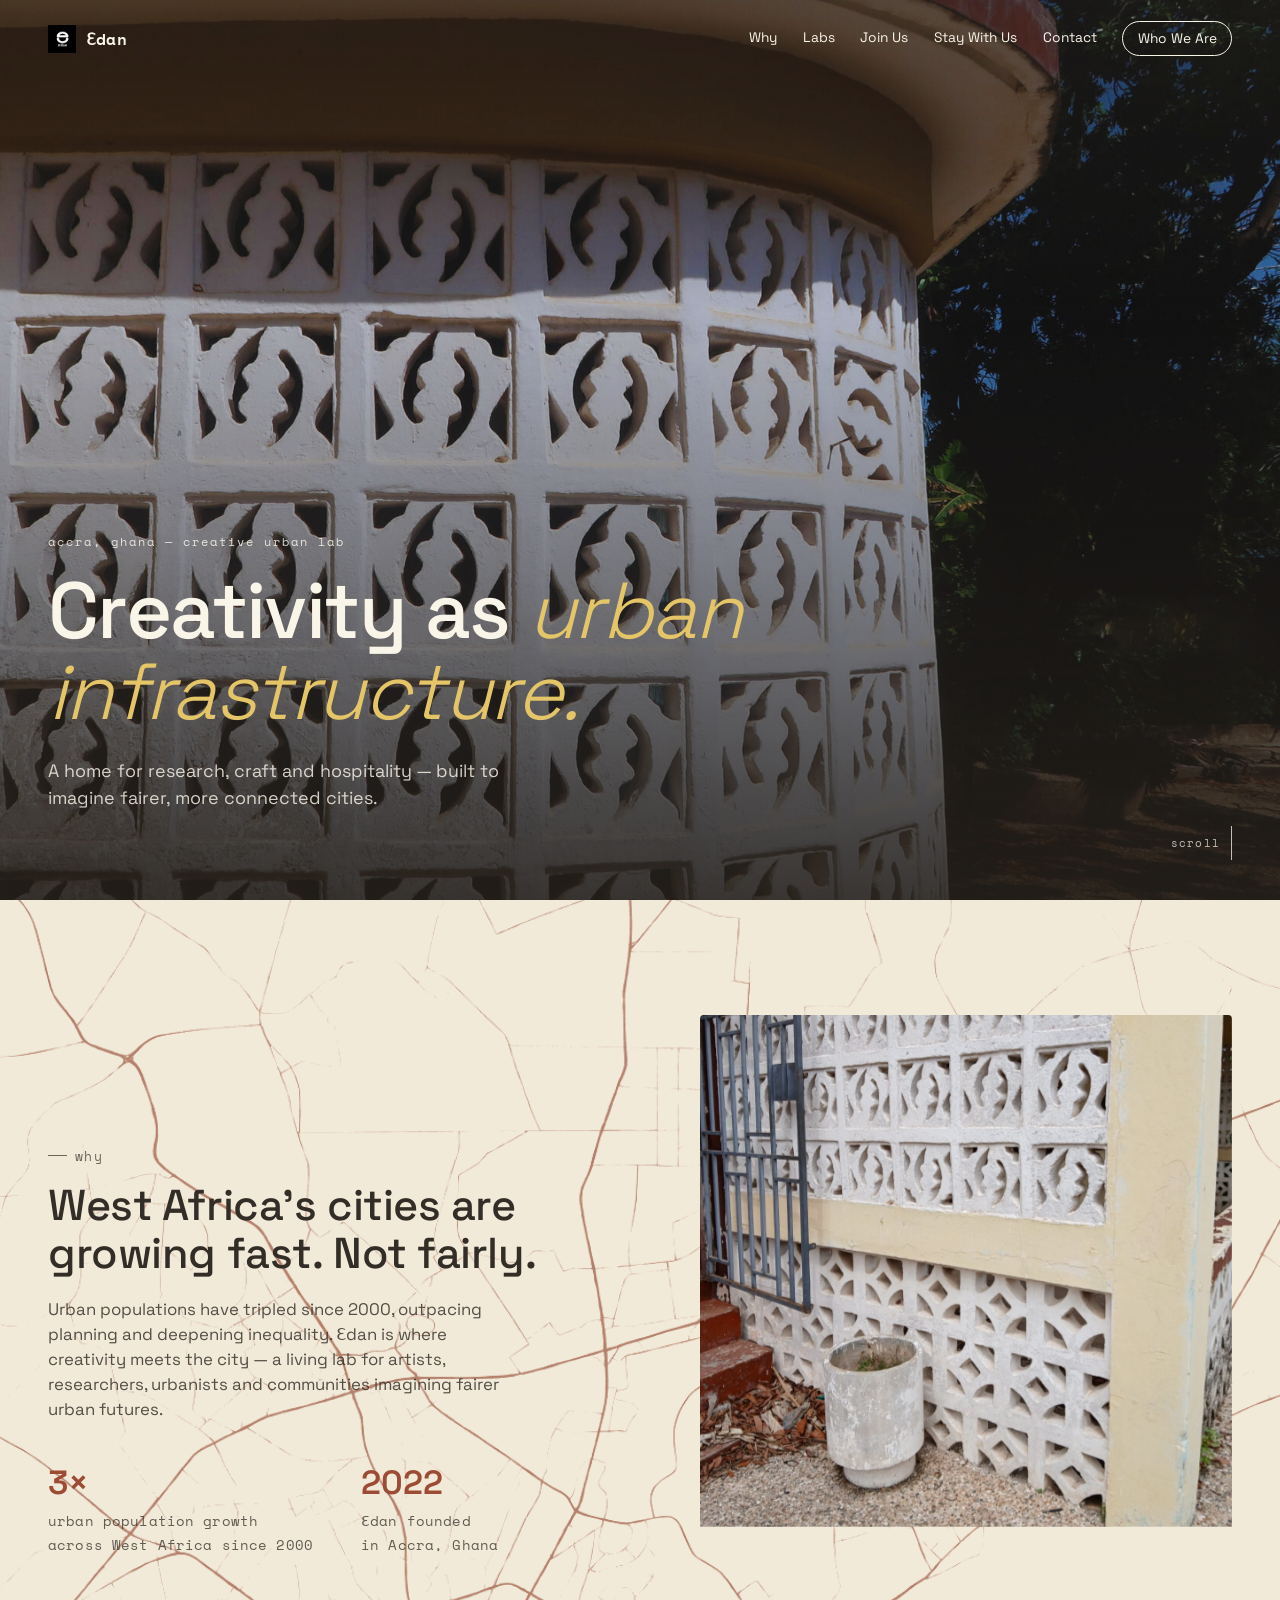
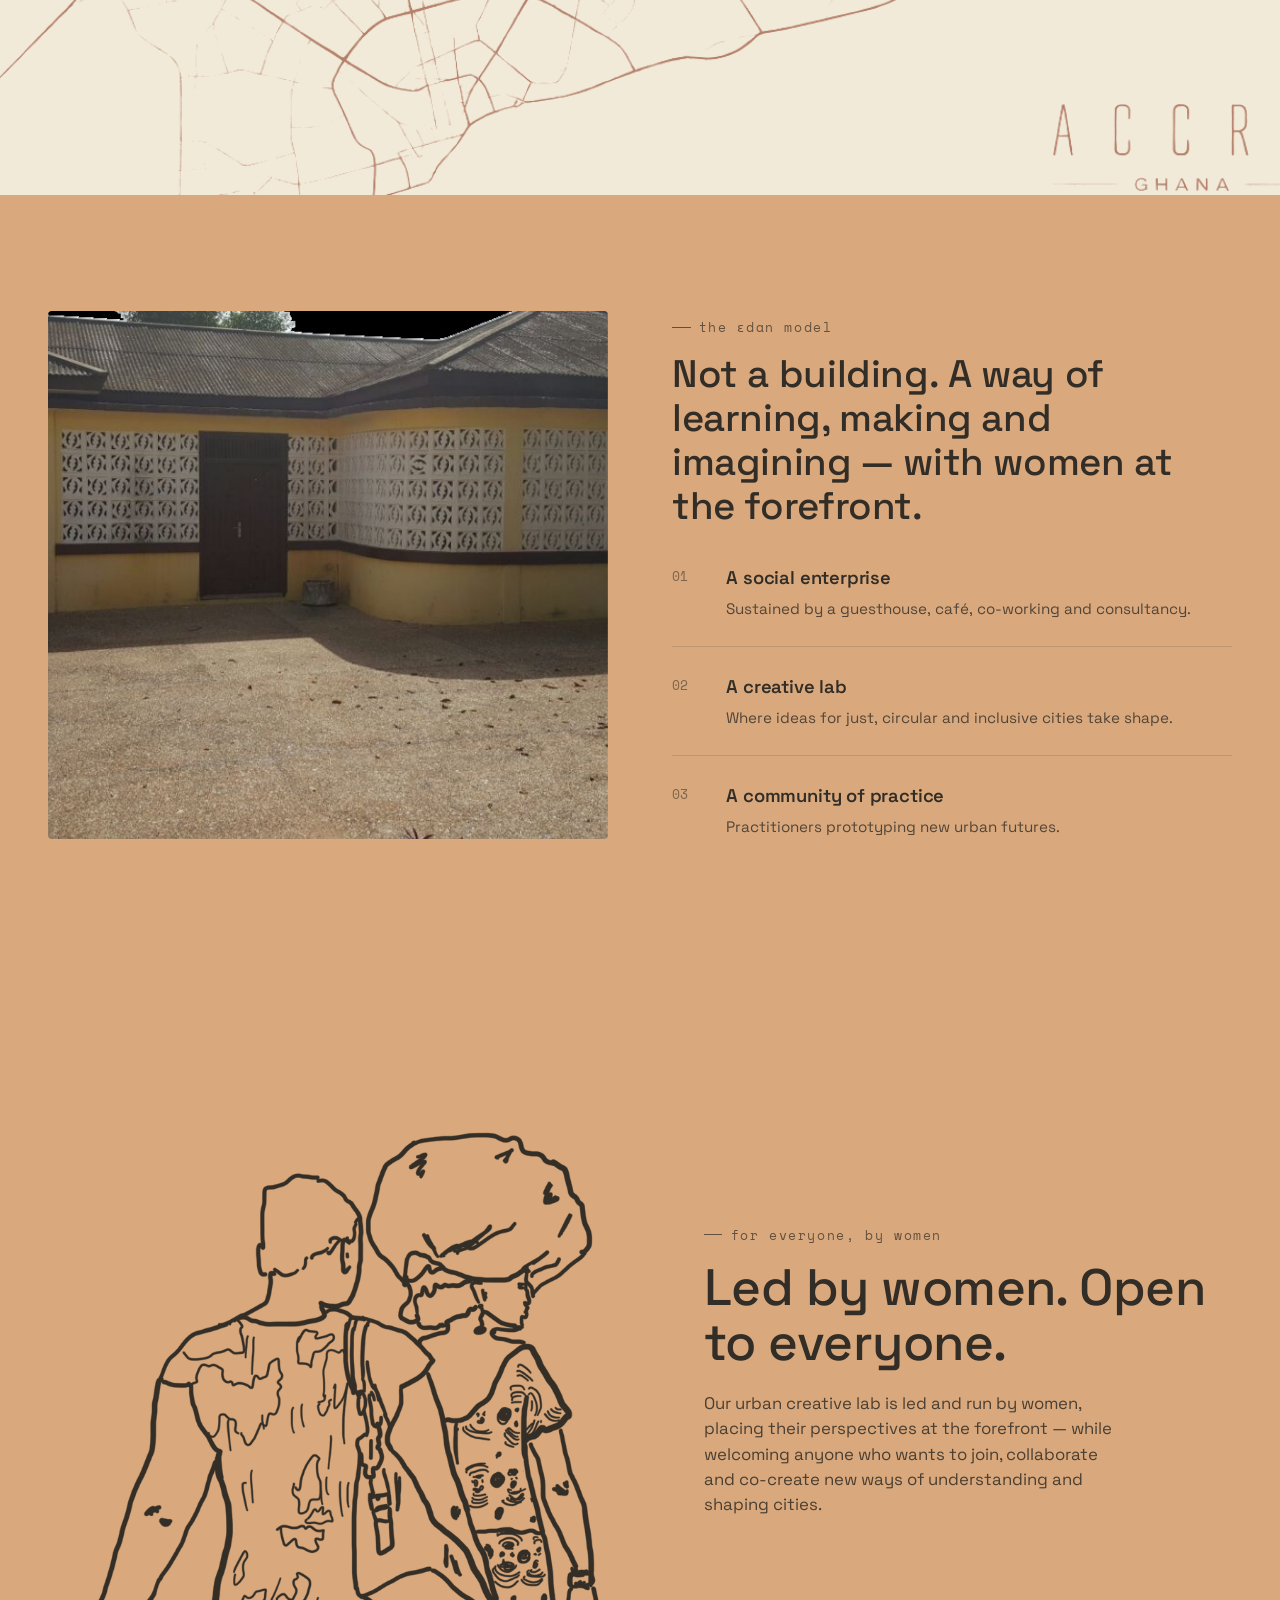
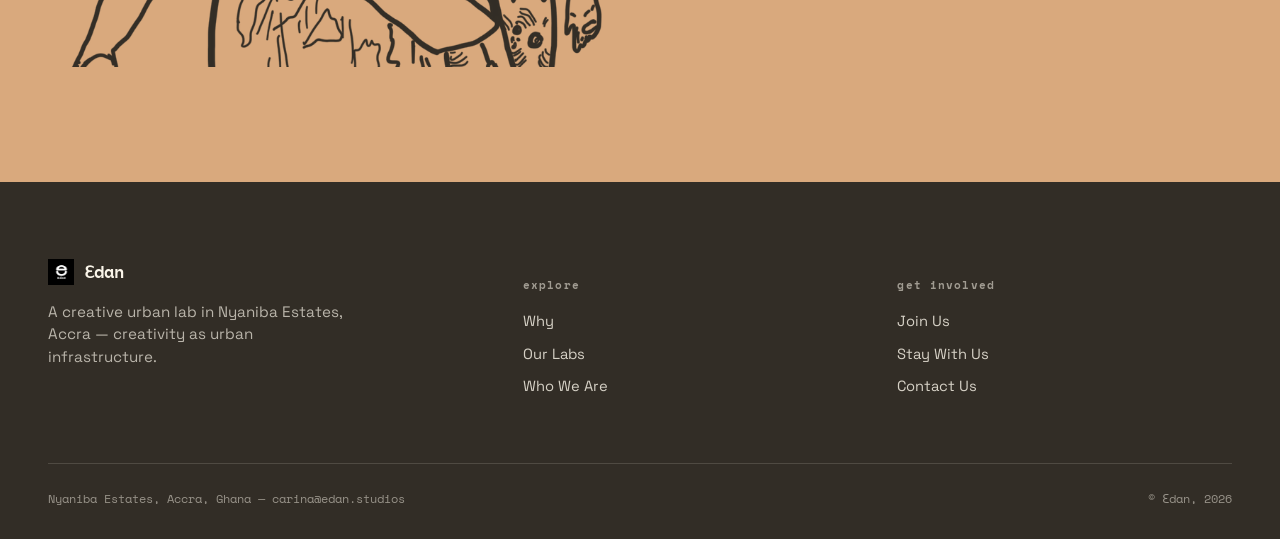
<file: index.html>
<!DOCTYPE html>
<html lang="en">
<head>
<meta charset="UTF-8">
<meta name="viewport" content="width=device-width, initial-scale=1.0">
<title>Ɛdan — creative urban studio, Accra</title>
<meta name="description" content="Ɛdan is a creative urban lab in Accra, Ghana. Creativity as urban infrastructure.">
<link rel="stylesheet" href="styles.css">
</head>
<body>

  <!-- ============================================
       NAV
       ============================================ -->
  <header class="site-nav" id="siteNav">
    <a href="#top" class="nav-logo">
      <img src="images/logo.png" alt="">
      <span>Ɛdan</span>
    </a>

    <button class="nav-toggle" id="navToggle" aria-label="Open menu" aria-expanded="false">
      <span></span><span></span><span></span>
    </button>

    <nav class="nav-links" id="navLinks">
      <a href="index.html#why">Why</a>
      <a href="labs.html">Labs</a>
      <a href="get-involved.html">Join Us</a>
      <a href="stay.html">Stay With Us</a>
      <!-- <a href="spaces.html">Spaces</a> -->
      <a href="contact.html">Contact</a>
      <a href="about.html" class="btn-small">Who We Are</a>
    </nav>
  </header>

  <!-- ============================================
       HERO
       ============================================ -->
  <section class="hero" id="top">
    <div class="hero-media" id="heroMedia">
      <img src="images/breeze-block-hero.jpg" alt="Detail of a white perforated concrete screen block wall at Ɛdan's building in Accra">
    </div>
    <div class="hero-scrim"></div>

    <div class="hero-content">
      <div class="hero-text-panel">
        <span class="hero-eyebrow">Accra, Ghana — creative urban lab</span>
        <h1 class="hero-title">Creativity as <em>urban infrastructure.</em></h1>
        <p class="hero-sub">A home for research, craft and hospitality — built to imagine fairer, more connected cities.</p>
      </div>
    </div>

    <div class="hero-scroll">
      <span>scroll</span>
      <span class="line"></span>
    </div>
  </section>

  <!-- ============================================
       WHY
       ============================================ -->
  <section class="section section-cotton" id="why">
    <div class="why-bg" aria-hidden="true">
      <img src="images/accra-map-lines.png" alt="">
    </div>
    <div class="wrap why-grid">
      <div class="why-content reveal">
        <span class="eyebrow">why</span>
        <h2>West Africa's cities are growing fast. Not fairly.</h2>
        <p>Urban populations have tripled since 2000, outpacing planning and deepening inequality. Ɛdan is where creativity meets the city — a living lab for artists, researchers, urbanists and communities imagining fairer urban futures.</p>

        <div class="stat-row">
          <div class="stat">
            <span class="num">3×</span>
            <span class="label">urban population growth<br>across West Africa since 2000</span>
          </div>
          <div class="stat">
            <span class="num">2022</span>
            <span class="label">Ɛdan founded<br>in Accra, Ghana</span>
          </div>
        </div>
      </div>

      <div class="why-image reveal reveal-delay-1">
        <img class="parallax-img" src="images/breeze-block-detail.jpg" alt="Close-up detail of Ɛdan's perforated concrete screen wall, worn by weather and time">
      </div>
    </div>
  </section>

  <!-- ============================================
       MODEL
       ============================================ -->
  <section class="section section-terracotta model-section" id="model">
    <div class="wrap model-layout">
      <div class="model-visual reveal">
        <img class="parallax-img" src="images/model-guesthouse.jpg" alt="Ɛdan's single-storey guesthouse building, its facade lined with white breeze-block screens">
      </div>

      <div class="model-content">
        <span class="eyebrow">the Ɛdan model</span>
        <h2>Not a building. A way of learning, making and imagining — with women at the forefront.</h2>

        <div class="pillars">
          <div class="pillar reveal reveal-delay-1">
            <span class="pillar-mark">01</span>
            <div>
              <h3>A social enterprise</h3>
              <p>Sustained by a guesthouse, café, co-working and consultancy.</p>
            </div>
          </div>
          <div class="pillar reveal reveal-delay-2">
            <span class="pillar-mark">02</span>
            <div>
              <h3>A creative lab</h3>
              <p>Where ideas for just, circular and inclusive cities take shape.</p>
            </div>
          </div>
          <div class="pillar reveal reveal-delay-3">
            <span class="pillar-mark">03</span>
            <div>
              <h3>A community of practice</h3>
              <p>Practitioners prototyping new urban futures.</p>
            </div>
          </div>
        </div>
      </div>
    </div>
  </section>

  <!-- ============================================
       WOMEN / FOR EVERYONE
       ============================================ -->
  <section class="section women-section" id="women">
    <div class="wrap women-grid">
      <div class="women-figure reveal">
        <img src="images/line-figures.png" alt="Line illustration of two women walking together, in the Ɛdan brand's hand-drawn gold linework style">
      </div>

      <div class="women-text reveal reveal-delay-1">
        <span class="eyebrow">for everyone, by women</span>
        <h2>Led by women. Open to everyone.</h2>
        <p>Our urban creative lab is led and run by women, placing their perspectives at the forefront — while welcoming anyone who wants to join, collaborate and co-create new ways of understanding and shaping cities.</p>
      </div>
    </div>
  </section>

  <footer class="site-footer">
    <div class="wrap">
      <div class="footer-top">
        <div>
          <div class="footer-brand">
            <img src="images/logo.png" alt="">
            <span>Ɛdan</span>
          </div>
          <p>A creative urban lab in Nyaniba Estates, Accra — creativity as urban infrastructure.</p>
        </div>

        <div class="footer-col">
          <h5>explore</h5>
          <a href="index.html#why">Why</a>
          <a href="labs.html">Our Labs</a>
          <a href="about.html">Who We Are</a>
        </div>

        <div class="footer-col">
          <h5>get involved</h5>
          <a href="get-involved.html">Join Us</a>
          <a href="stay.html">Stay With Us</a>
          <a href="contact.html">Contact Us</a>
        </div>
      </div>

      <div class="footer-bottom">
        <span>Nyaniba Estates, Accra, Ghana — carina@edan.studios</span>
        <span>© Ɛdan, 2026</span>
      </div>
    </div>
  </footer>

  <script src="script.js"></script>
</body>
</html>
</file>
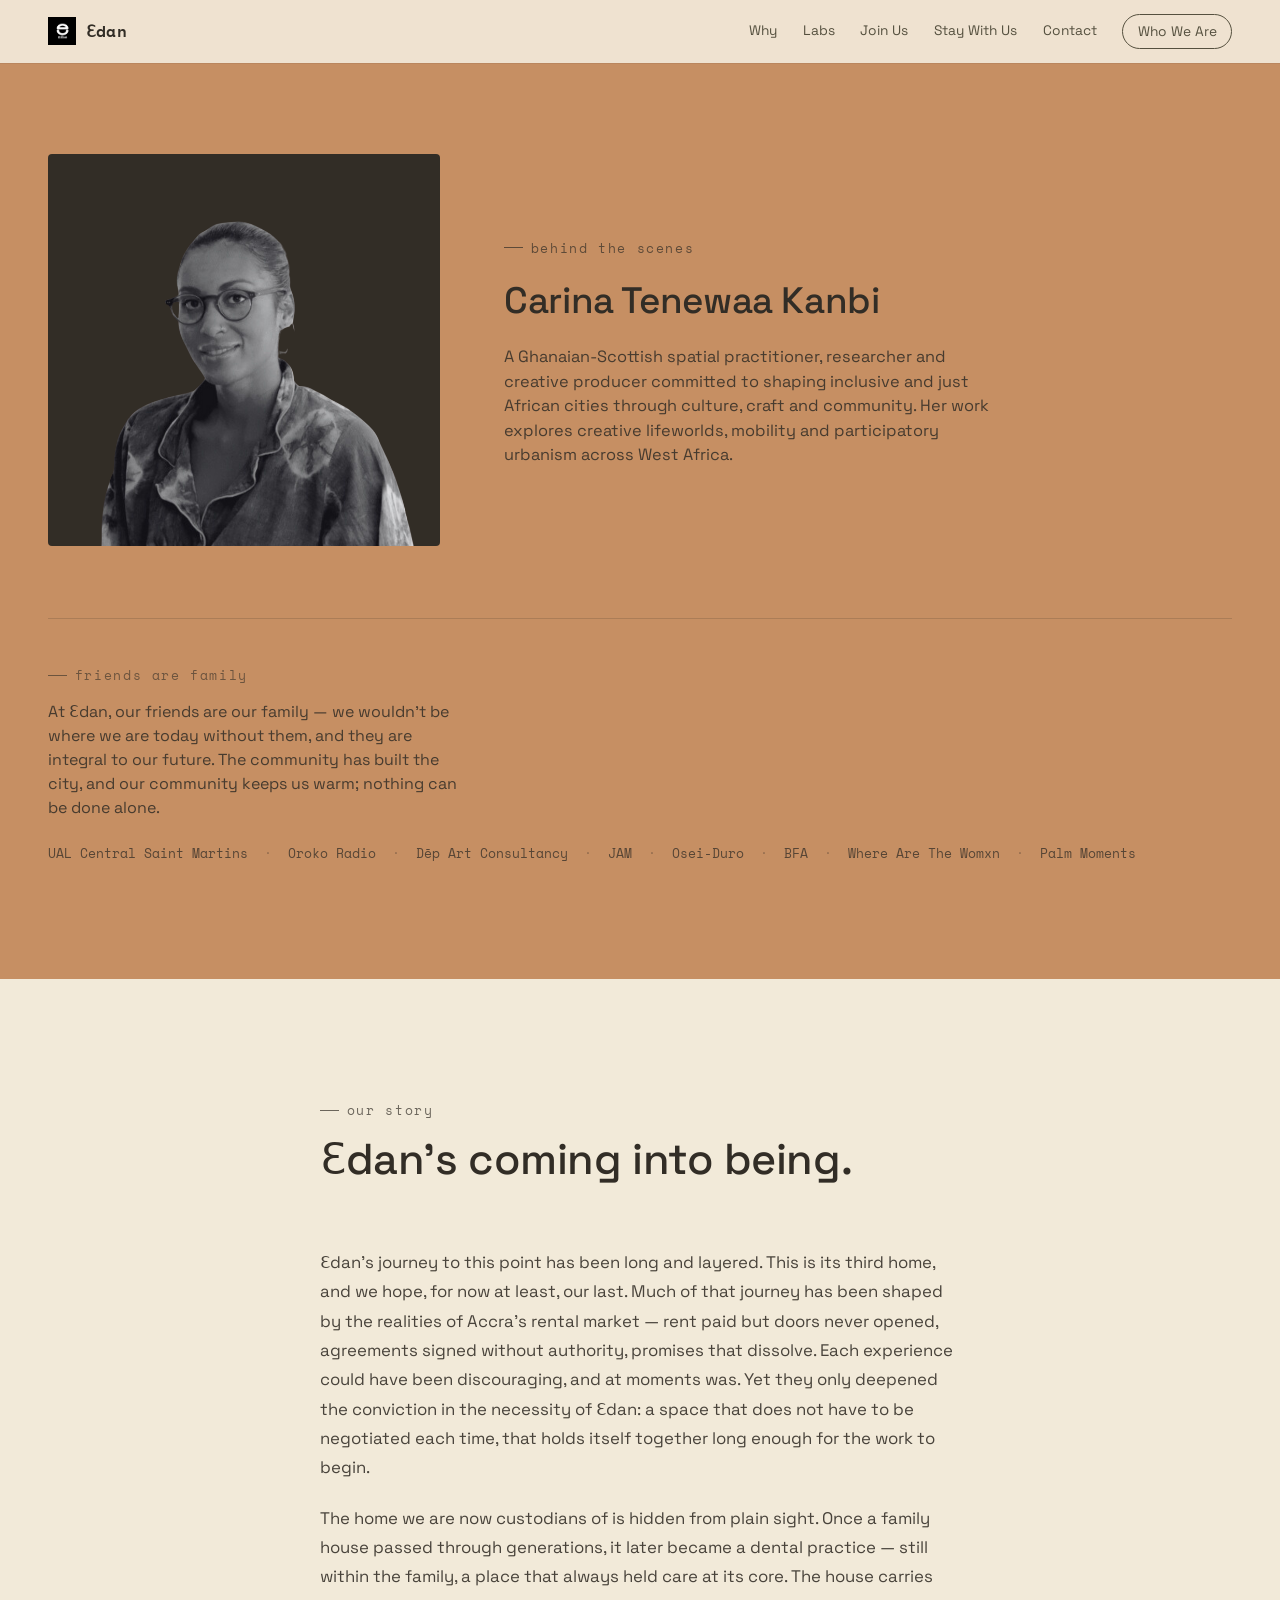
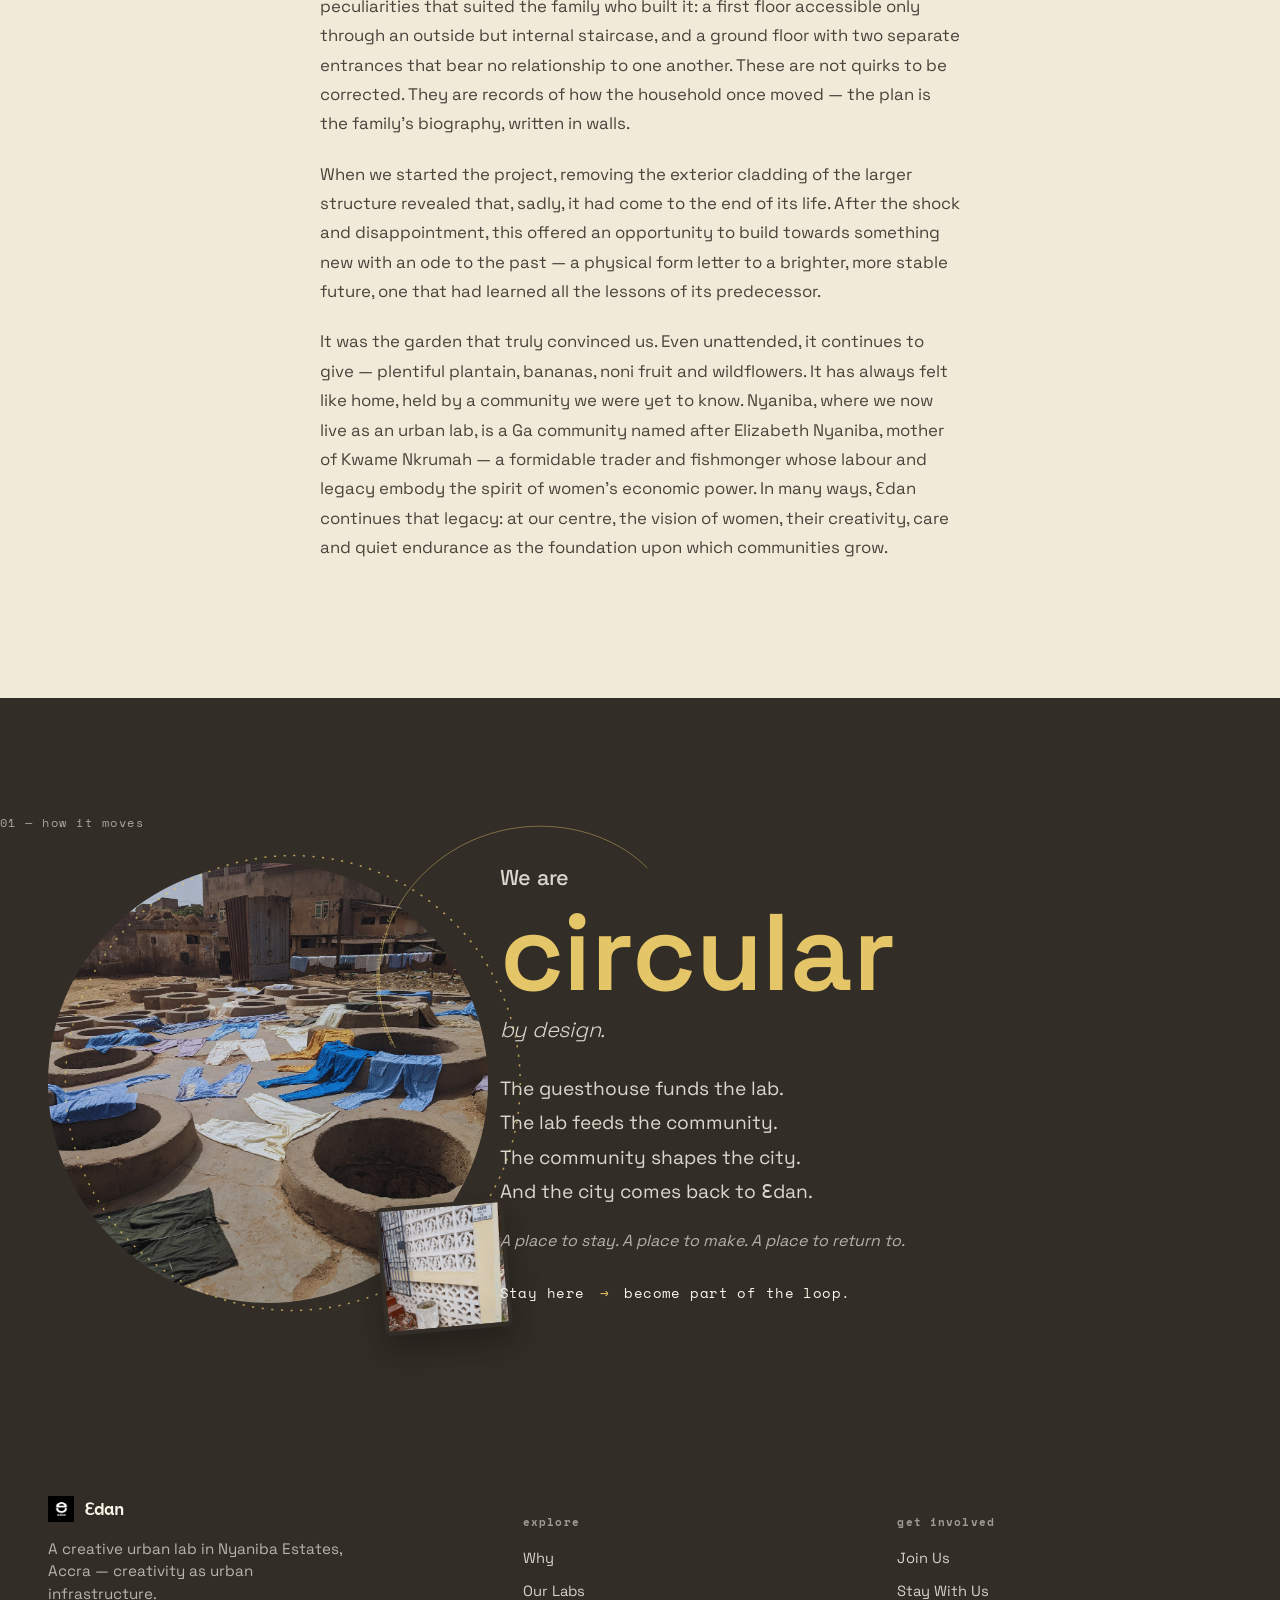
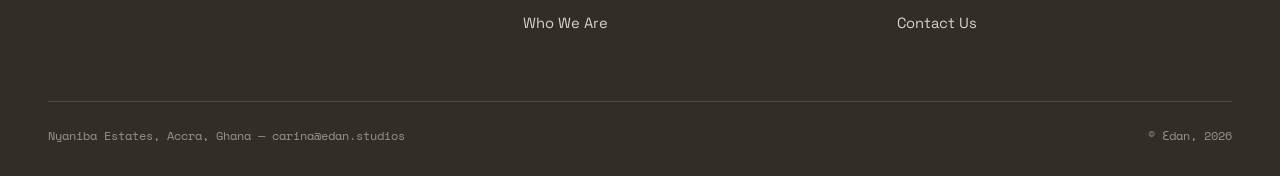
<file: about.html>
<!DOCTYPE html>
<html lang="en">
<head>
<meta charset="UTF-8">
<meta name="viewport" content="width=device-width, initial-scale=1.0">
<title>About — Ɛdan</title>
<meta name="description" content="Carina Tenewaa Kanbi's story, the building's history, and how Ɛdan works — circular by design.">
<link rel="stylesheet" href="styles.css">
</head>
<body>

  <header class="site-nav" id="siteNav">
    <a href="index.html" class="nav-logo">
      <img src="images/logo.png" alt="">
      <span>Ɛdan</span>
    </a>
    <button class="nav-toggle" id="navToggle" aria-label="Open menu" aria-expanded="false">
      <span></span><span></span><span></span>
    </button>
    <nav class="nav-links" id="navLinks">
      <a href="index.html#why">Why</a>
      <a href="labs.html">Labs</a>
      <a href="get-involved.html">Join Us</a>
      <a href="stay.html">Stay With Us</a>
      <a href="contact.html">Contact</a>
      <a href="about.html" class="btn-small">Who We Are</a>
    </nav>
  </header>

  <!-- ============================================
       FOUNDER
       ============================================ -->
  <section class="section founder-section" style="padding-top: clamp(7rem, 12vw, 10rem);">
    <div class="wrap">
      <div class="founder-layout">
        <div class="founder-photo reveal">
          <img src="images/founder-carina.png" alt="Carina Tenewaa Kanbi, founder of Ɛdan">
        </div>
        <div class="founder-text reveal reveal-delay-1">
          <span class="eyebrow">behind the scenes</span>
          <h2>Carina Tenewaa Kanbi</h2>
          <p>A Ghanaian-Scottish spatial practitioner, researcher and creative producer committed to shaping inclusive and just African cities through culture, craft and community. Her work explores creative lifeworlds, mobility and participatory urbanism across West Africa.</p>
        </div>
      </div>

      <div class="friends-strip">
        <span class="eyebrow">friends are family</span>
        <p style="max-width: 42ch; opacity: 0.85; margin-bottom: 1.5rem;">At Ɛdan, our friends are our family — we wouldn't be where we are today without them, and they are integral to our future. The community has built the city, and our community keeps us warm; nothing can be done alone.</p>
        <div class="friends-list">
          <span>UAL Central Saint Martins</span>
          <span>Oroko Radio</span>
          <span>Dēp Art Consultancy</span>
          <span>JAM</span>
          <span>Osei-Duro</span>
          <span>BFA</span>
          <span>Where Are The Womxn</span>
          <span>Palm Moments</span>
        </div>
      </div>
    </div>
  </section>

  <!-- ============================================
       OUR STORY
       ============================================ -->
  <section class="section section-cotton">
    <div class="wrap" style="max-width: 46rem;">
      <div class="section-head reveal">
        <span class="eyebrow">our story</span>
        <h2>Ɛdan's coming into being.</h2>
      </div>
      <div class="reveal" style="font-size: 1.05rem; line-height: 1.75; opacity: 0.88;">
        <p style="margin-bottom: 1.3rem;">Ɛdan's journey to this point has been long and layered. This is its third home, and we hope, for now at least, our last. Much of that journey has been shaped by the realities of Accra's rental market — rent paid but doors never opened, agreements signed without authority, promises that dissolve. Each experience could have been discouraging, and at moments was. Yet they only deepened the conviction in the necessity of Ɛdan: a space that does not have to be negotiated each time, that holds itself together long enough for the work to begin.</p>
        <p style="margin-bottom: 1.3rem;">The home we are now custodians of is hidden from plain sight. Once a family house passed through generations, it later became a dental practice — still within the family, a place that always held care at its core. The house carries peculiarities that suited the family who built it: a first floor accessible only through an outside but internal staircase, and a ground floor with two separate entrances that bear no relationship to one another. These are not quirks to be corrected. They are records of how the household once moved — the plan is the family's biography, written in walls.</p>
        <p style="margin-bottom: 1.3rem;">When we started the project, removing the exterior cladding of the larger structure revealed that, sadly, it had come to the end of its life. After the shock and disappointment, this offered an opportunity to build towards something new with an ode to the past — a physical form letter to a brighter, more stable future, one that had learned all the lessons of its predecessor.</p>
        <p style="margin-bottom: 1.3rem;">It was the garden that truly convinced us. Even unattended, it continues to give — plentiful plantain, bananas, noni fruit and wildflowers. It has always felt like home, held by a community we were yet to know. Nyaniba, where we now live as an urban lab, is a Ga community named after Elizabeth Nyaniba, mother of Kwame Nkrumah — a formidable trader and fishmonger whose labour and legacy embody the spirit of women's economic power. In many ways, Ɛdan continues that legacy: at our centre, the vision of women, their creativity, care and quiet endurance as the foundation upon which communities grow.</p>
      </div>
    </div>
  </section>

  <!-- ============================================
       CIRCLE
       ============================================ -->
  <section class="section circle-section">
    <div class="wrap circle-wrap-v2">

      <span class="circle-kicker">01 — how it moves</span>

      <div class="circle-visual reveal">
        <div class="circle-photo">
          <img src="images/dye-pits.jpg" alt="Traditional dye pits with fabric drying in the sun, representing Fabric of Society and craft practice">
        </div>
        <svg class="circle-photo-ring" viewBox="0 0 440 440" aria-hidden="true">
          <circle cx="220" cy="220" r="212"/>
        </svg>
        <img class="circle-photo-detail" src="images/breeze-block-detail.jpg" alt="">
        <svg class="circle-thread" viewBox="0 0 500 500" aria-hidden="true">
          <defs>
            <path id="threadPath" d="M60,340 C20,260 30,150 120,80 C210,10 340,20 410,90"/>
          </defs>
          <path d="M60,340 C20,260 30,150 120,80 C210,10 340,20 410,90" fill="none"/>
          <text>
            <textPath href="#threadPath" startOffset="1%">guesthouse → lab → community → city → Ɛdan</textPath>
          </text>
        </svg>
      </div>

      <div class="circle-copy reveal reveal-delay-1">
        <h2 class="circle-heading">
          <span class="line-small">We are</span>
          <span class="line-huge">circular</span>
          <span class="line-small line-italic">by design.</span>
        </h2>

        <div class="circle-manifesto">
          <p>The guesthouse funds the lab.</p>
          <p>The lab feeds the community.</p>
          <p>The community shapes the city.</p>
          <p>And the city comes back to Ɛdan.</p>
        </div>

        <p class="circle-tagline">A place to stay. A place to make. A place to return to.</p>

        <p class="circle-cta">Stay here <span>→</span> become part of the loop.</p>
      </div>

    </div>
  </section>

  <footer class="site-footer">
    <div class="wrap">
      <div class="footer-top">
        <div>
          <div class="footer-brand">
            <img src="images/logo.png" alt="">
            <span>Ɛdan</span>
          </div>
          <p>A creative urban lab in Nyaniba Estates, Accra — creativity as urban infrastructure.</p>
        </div>

        <div class="footer-col">
          <h5>explore</h5>
          <a href="index.html#why">Why</a>
          <a href="labs.html">Our Labs</a>
          <a href="about.html">Who We Are</a>
        </div>

        <div class="footer-col">
          <h5>get involved</h5>
          <a href="get-involved.html">Join Us</a>
          <a href="stay.html">Stay With Us</a>
          <a href="contact.html">Contact Us</a>
        </div>
      </div>

      <div class="footer-bottom">
        <span>Nyaniba Estates, Accra, Ghana — carina@edan.studios</span>
        <span>© Ɛdan, 2026</span>
      </div>
    </div>
  </footer>

  <script src="script.js"></script>
</body>
</html>
</file>
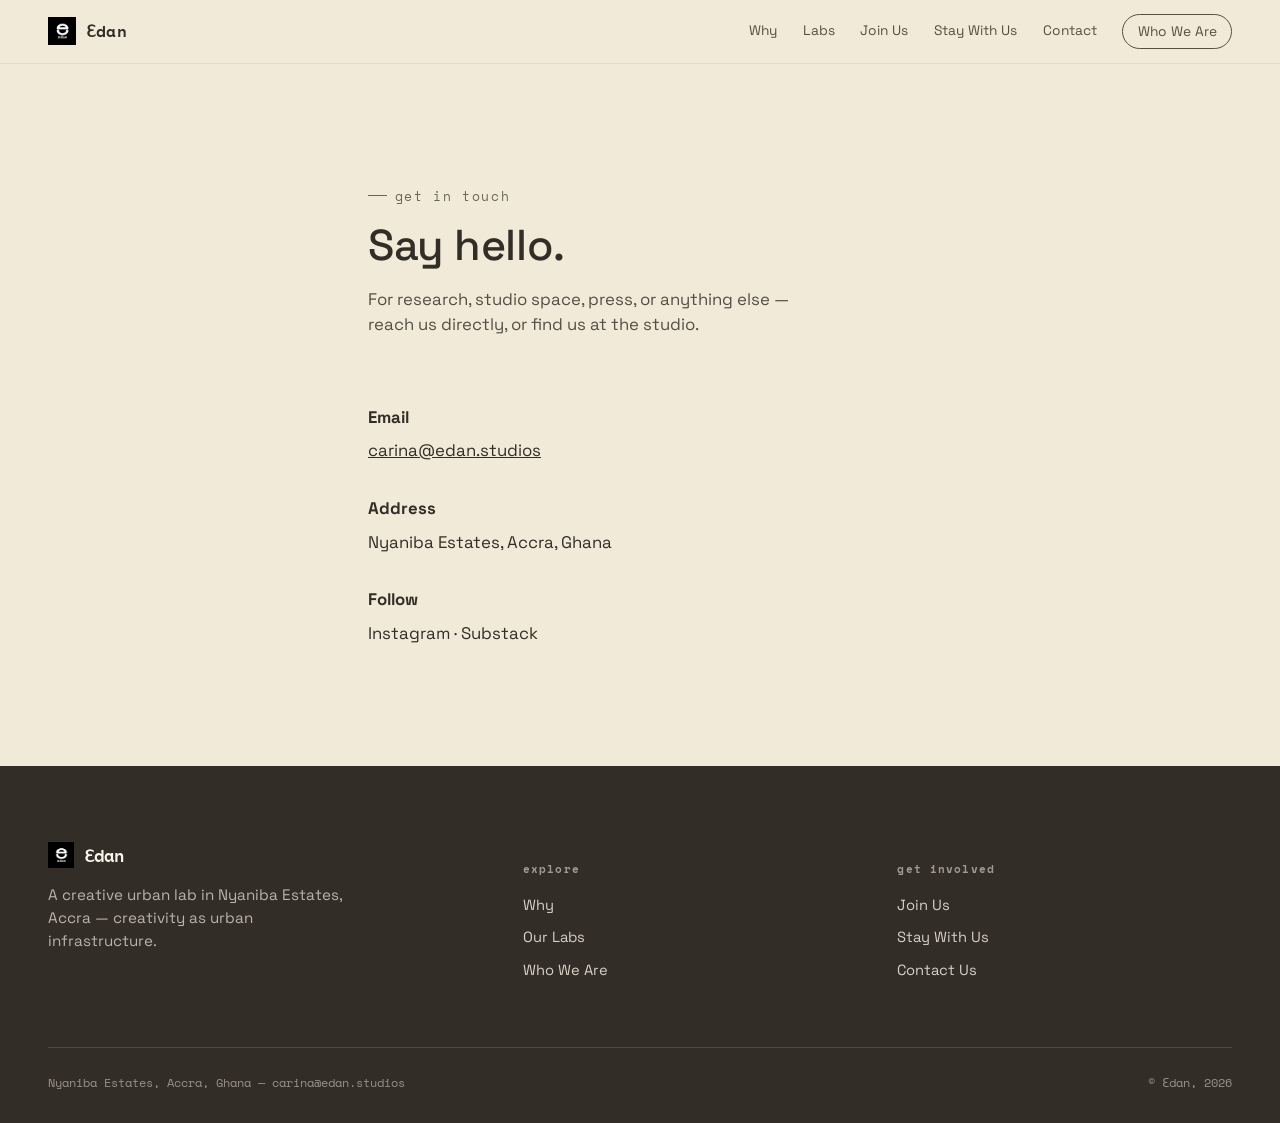
<file: contact.html>
<!DOCTYPE html>
<html lang="en">
<head>
<meta charset="UTF-8">
<meta name="viewport" content="width=device-width, initial-scale=1.0">
<title>Contact — Ɛdan</title>
<meta name="description" content="Get in touch with Ɛdan, a creative urban lab in Nyaniba Estates, Accra.">
<link rel="stylesheet" href="styles.css">
</head>
<body>

  <header class="site-nav" id="siteNav">
    <a href="index.html" class="nav-logo">
      <img src="images/logo.png" alt="">
      <span>Ɛdan</span>
    </a>
    <button class="nav-toggle" id="navToggle" aria-label="Open menu" aria-expanded="false">
      <span></span><span></span><span></span>
    </button>
    <nav class="nav-links" id="navLinks">
      <a href="index.html#why">Why</a>
      <a href="labs.html">Labs</a>
      <a href="get-involved.html">Join Us</a>
      <a href="stay.html">Stay With Us</a>
      <a href="contact.html">Contact</a>
      <a href="about.html" class="btn-small">Who We Are</a>
    </nav>
  </header>

  <!-- ============================================
       CONTACT
       ============================================ -->
  <section class="section section-cotton" style="padding-top: clamp(9rem, 14vw, 12rem); min-height: 70vh;">
    <div class="wrap" style="max-width: 40rem;">
      <div class="section-head reveal">
        <span class="eyebrow">get in touch</span>
        <h2>Say hello.</h2>
        <p>For research, studio space, press, or anything else — reach us directly, or find us at the studio.</p>
      </div>

      <div class="reveal reveal-delay-1" style="margin-top: 2.5rem; font-size: 1.05rem; line-height: 2;">
        <p><strong>Email</strong><br>
        <a href="mailto:carina@edan.studios" style="text-decoration: underline;">carina@edan.studios</a></p>

        <p style="margin-top: 1.5rem;"><strong>Address</strong><br>
        Nyaniba Estates, Accra, Ghana</p>

        <p style="margin-top: 1.5rem;"><strong>Follow</strong><br>
        Instagram · Substack</p>
      </div>
    </div>
  </section>

  <footer class="site-footer">
    <div class="wrap">
      <div class="footer-top">
        <div>
          <div class="footer-brand">
            <img src="images/logo.png" alt="">
            <span>Ɛdan</span>
          </div>
          <p>A creative urban lab in Nyaniba Estates, Accra — creativity as urban infrastructure.</p>
        </div>

        <div class="footer-col">
          <h5>explore</h5>
          <a href="index.html#why">Why</a>
          <a href="labs.html">Our Labs</a>
          <a href="about.html">Who We Are</a>
        </div>

        <div class="footer-col">
          <h5>get involved</h5>
          <a href="get-involved.html">Join Us</a>
          <a href="stay.html">Stay With Us</a>
          <a href="contact.html">Contact Us</a>
        </div>
      </div>

      <div class="footer-bottom">
        <span>Nyaniba Estates, Accra, Ghana — carina@edan.studios</span>
        <span>© Ɛdan, 2026</span>
      </div>
    </div>
  </footer>

  <script src="script.js"></script>
</body>
</html>
</file>
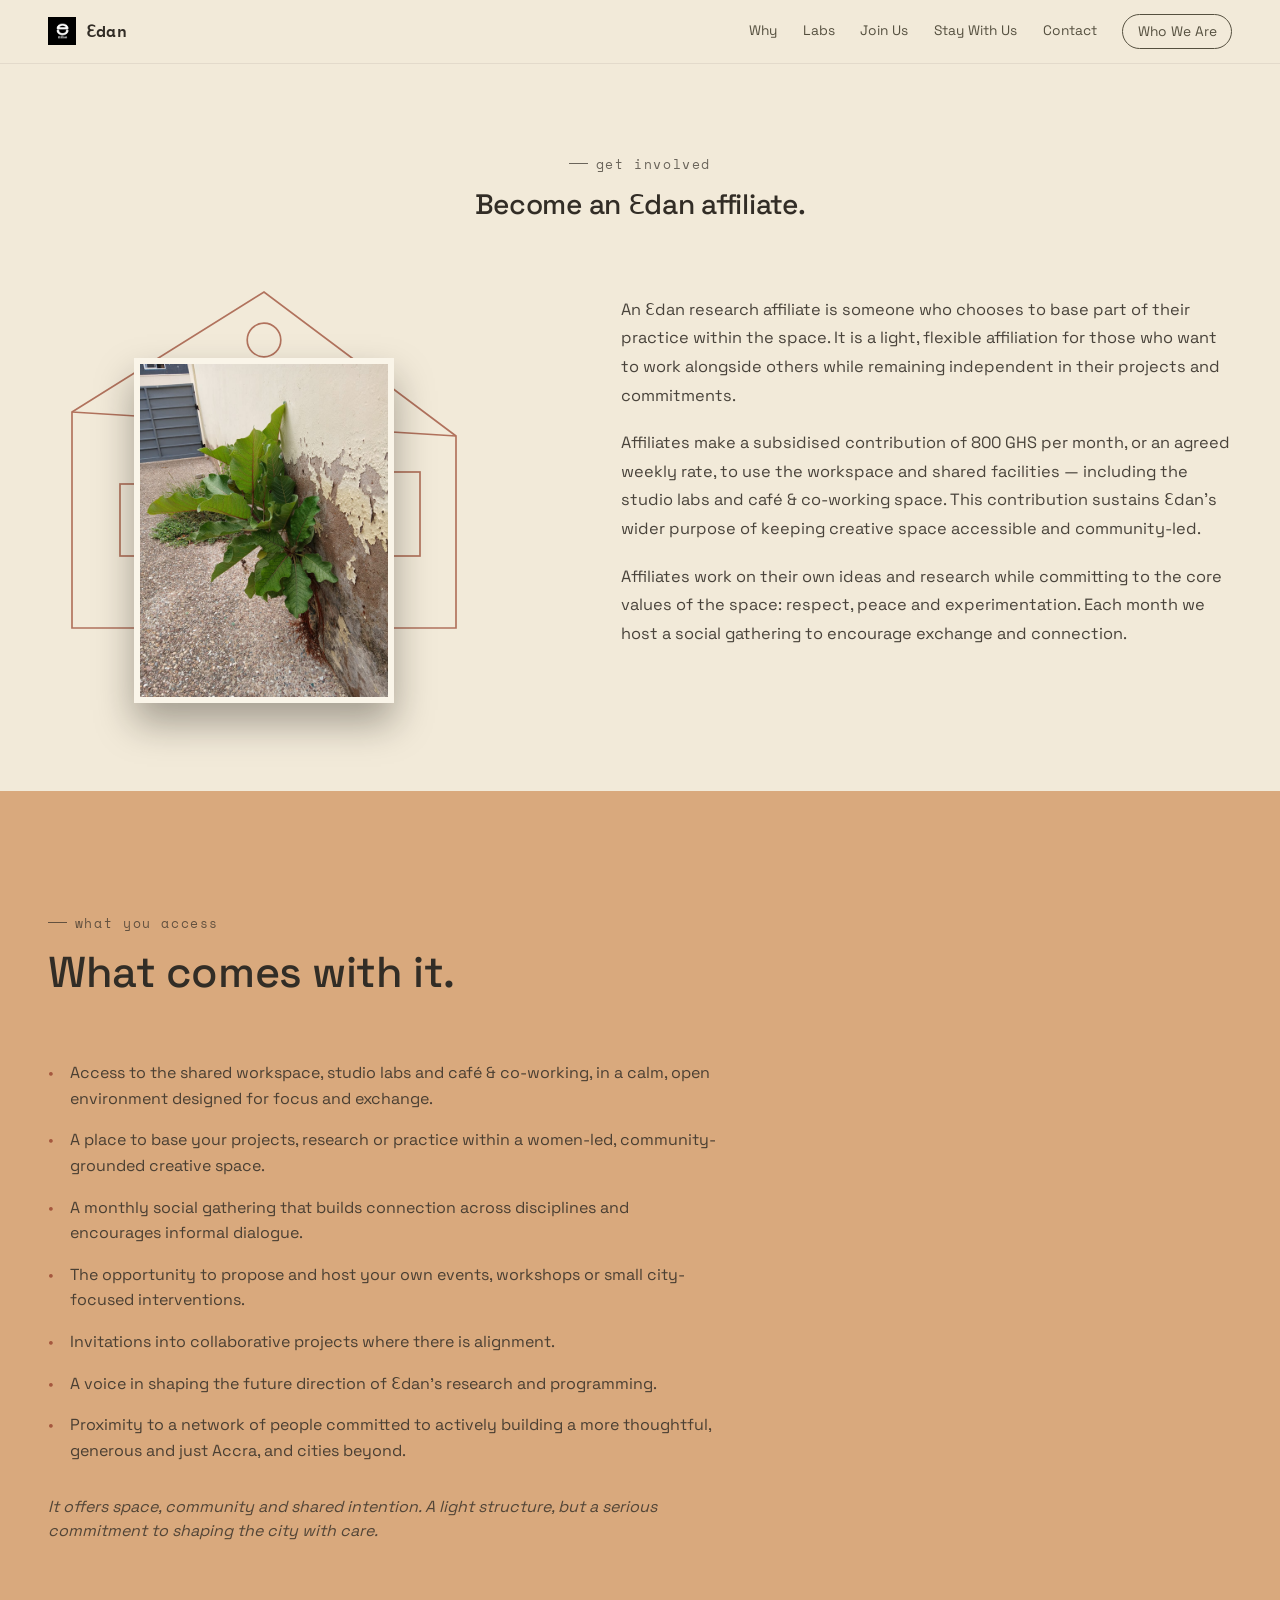
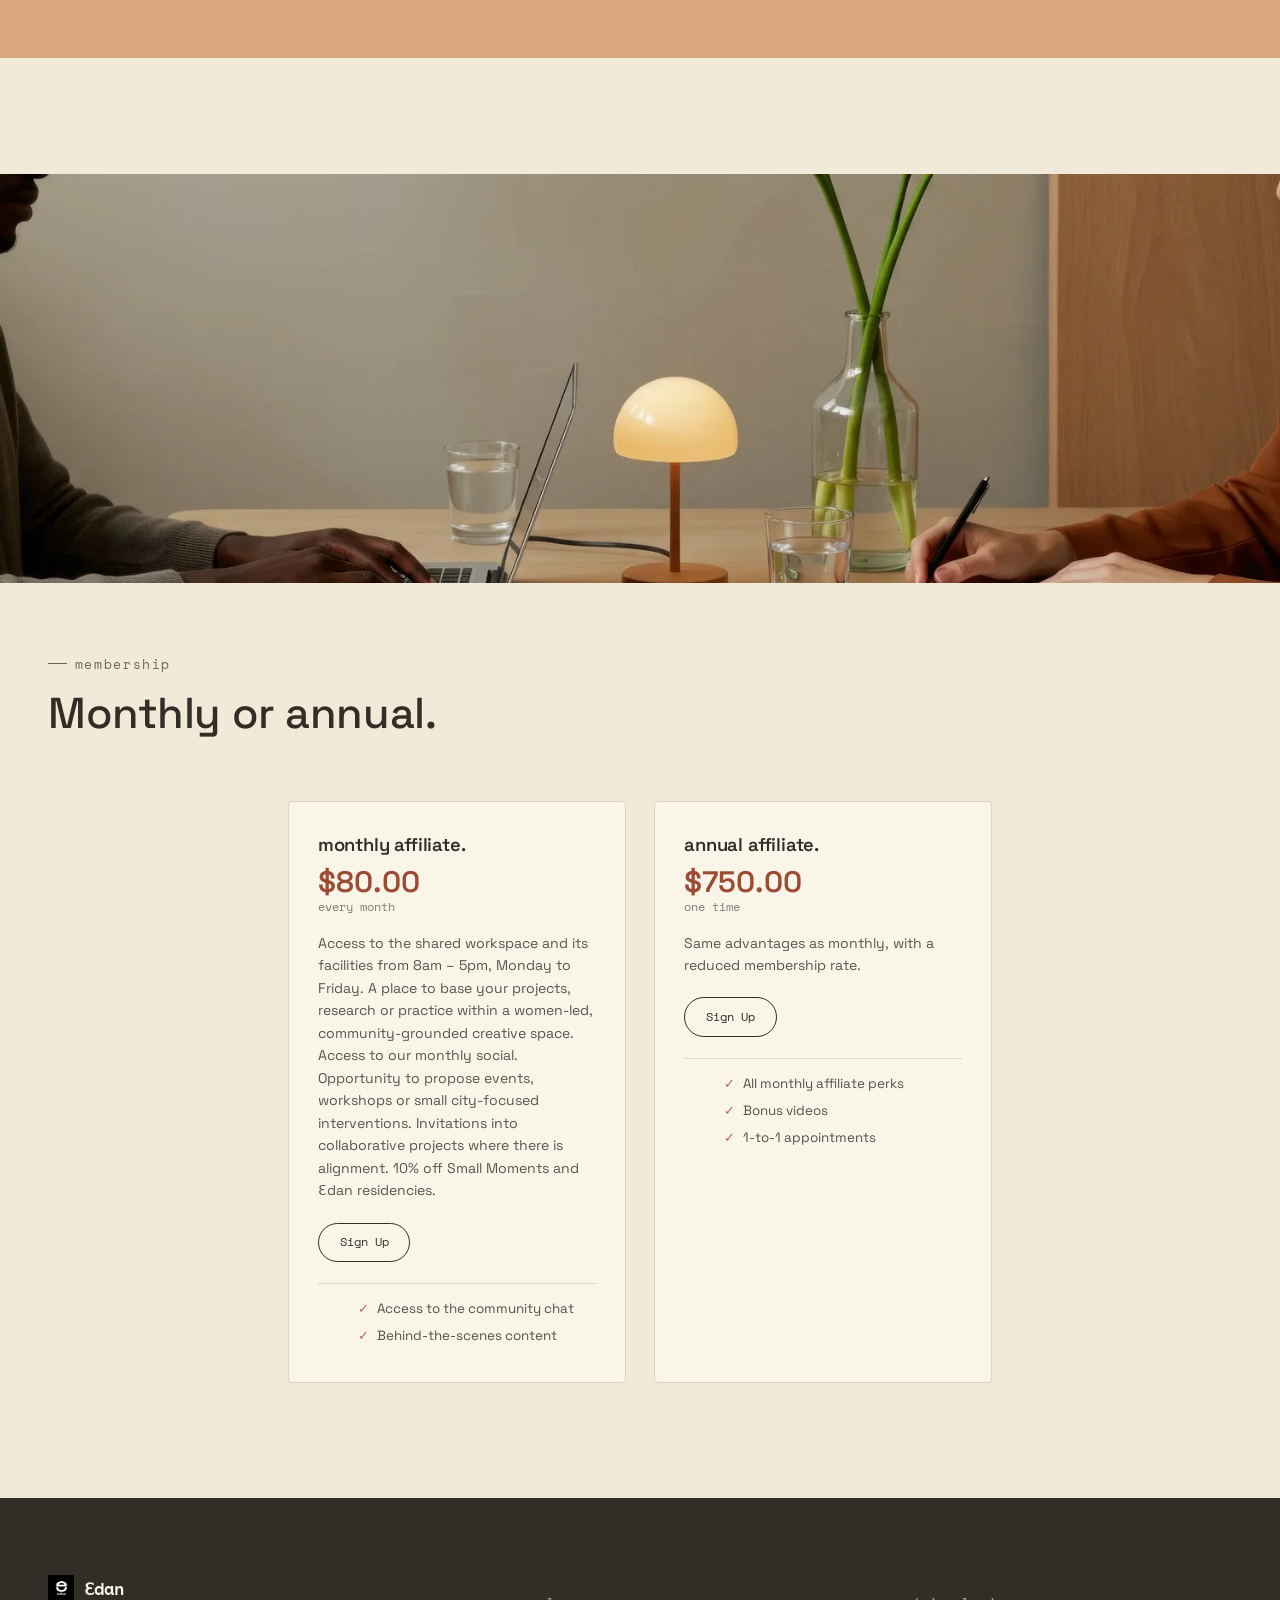
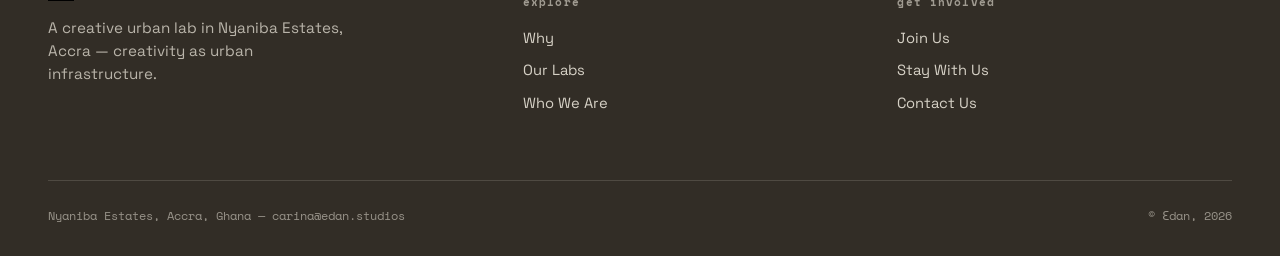
<file: get-involved.html>
<!DOCTYPE html>
<html lang="en">
<head>
<meta charset="UTF-8">
<meta name="viewport" content="width=device-width, initial-scale=1.0">
<title>Join Us — Ɛdan</title>
<meta name="description" content="Become an Ɛdan affiliate — a light, flexible way to base your practice within a women-led, community-grounded creative space in Accra.">
<link rel="stylesheet" href="styles.css">
</head>
<body>

  <header class="site-nav" id="siteNav">
    <a href="index.html" class="nav-logo">
      <img src="images/logo.png" alt="">
      <span>Ɛdan</span>
    </a>
    <button class="nav-toggle" id="navToggle" aria-label="Open menu" aria-expanded="false">
      <span></span><span></span><span></span>
    </button>
    <nav class="nav-links" id="navLinks">
      <a href="index.html#why">Why</a>
      <a href="labs.html">Labs</a>
      <a href="get-involved.html">Join Us</a>
      <a href="stay.html">Stay With Us</a>
      <!-- <a href="spaces.html">Spaces</a> -->
      <a href="contact.html">Contact</a>
      <a href="about.html" class="btn-small">Who We Are</a>
    </nav>
  </header>

  <!-- ============================================
       INTRO — collage hero echoes the client's own
       hand-drawn-linework + real-photo signature style
       ============================================ -->
  <section class="section section-cotton" style="padding-top: clamp(7rem, 12vw, 10rem);">
    <div class="wrap">
      <div class="section-head pricing-head reveal">
        <span class="eyebrow">get involved</span>
        <h2>Become an Ɛdan affiliate.</h2>
      </div>

      <div style="display: grid; grid-template-columns: 1fr 1.2fr; gap: clamp(2rem, 5vw, 4rem); align-items: center;">
        <div class="collage-hero reveal">
          <svg viewBox="0 0 400 340" aria-hidden="true">
            <g fill="none" stroke="#9C4B34" stroke-width="1.4" opacity="0.75">
              <path d="M20,120 L20,300 L340,300 L340,140 L180,20 L20,120 Z"/>
              <path d="M20,120 L340,140"/>
              <rect x="60" y="180" width="50" height="60"/>
              <rect x="250" y="170" width="60" height="70"/>
              <circle cx="180" cy="60" r="14"/>
            </g>
          </svg>
          <img class="collage-photo-inset" src="images/garden-plant.jpg" alt="A wild plant growing in Ɛdan's garden">
        </div>

        <div class="reveal reveal-delay-1" style="font-size: 1.02rem; line-height: 1.75; opacity: 0.88; max-width: 42rem;">
          <p style="margin-bottom: 1.2rem;">An Ɛdan research affiliate is someone who chooses to base part of their practice within the space. It is a light, flexible affiliation for those who want to work alongside others while remaining independent in their projects and commitments.</p>
          <p style="margin-bottom: 1.2rem;">Affiliates make a subsidised contribution of 800 GHS per month, or an agreed weekly rate, to use the workspace and shared facilities — including the studio labs and café &amp; co-working space. This contribution sustains Ɛdan's wider purpose of keeping creative space accessible and community-led.</p>
          <p>Affiliates work on their own ideas and research while committing to the core values of the space: respect, peace and experimentation. Each month we host a social gathering to encourage exchange and connection.</p>
        </div>
      </div>
    </div>
  </section>

  <!-- ============================================
       WHAT YOU ACCESS
       ============================================ -->
  <section class="section section-terracotta">
    <div class="wrap">
      <div class="section-head reveal">
        <span class="eyebrow">what you access</span>
        <h2>What comes with it.</h2>
      </div>
      <ul class="access-list reveal">
        <li>Access to the shared workspace, studio labs and café &amp; co-working, in a calm, open environment designed for focus and exchange.</li>
        <li>A place to base your projects, research or practice within a women-led, community-grounded creative space.</li>
        <li>A monthly social gathering that builds connection across disciplines and encourages informal dialogue.</li>
        <li>The opportunity to propose and host your own events, workshops or small city-focused interventions.</li>
        <li>Invitations into collaborative projects where there is alignment.</li>
        <li>A voice in shaping the future direction of Ɛdan's research and programming.</li>
        <li>Proximity to a network of people committed to actively building a more thoughtful, generous and just Accra, and cities beyond.</li>
      </ul>
      <p style="margin-top: 2rem; opacity: 0.8; max-width: 42rem; font-style: italic;">It offers space, community and shared intention. A light structure, but a serious commitment to shaping the city with care.</p>
    </div>
  </section>

  <!-- ============================================
       PRICING
       ============================================ -->
  <!-- ============================================
       PRICING
       ============================================ -->
  <section class="section section-cotton">
    <div class="full-bleed-image reveal">
      <img src="images/pricing header.webp" alt="Two people working side by side at a shared table, laptop and notebook open">
    </div>
    <div class="wrap">
      <div class="section-head reveal">
        <span class="eyebrow">membership</span>
        <h2>Monthly or annual.</h2>
      </div>

      <div class="pricing-grid">
        <div class="pricing-card reveal">
          <h3>Monthly affiliate.</h3>
          <span class="price">$80.00</span>
          <span class="price-period">every month</span>
          <p class="desc">Access to the shared workspace and its facilities from 8am – 5pm, Monday to Friday. A place to base your projects, research or practice within a women-led, community-grounded creative space. Access to our monthly social. Opportunity to propose events, workshops or small city-focused interventions. Invitations into collaborative projects where there is alignment. 10% off Small Moments and Ɛdan residencies.</p>
          <a class="btn-signup" href="#">Sign Up</a>
          <ul class="perks">
            <li>Access to the community chat</li>
            <li>Behind-the-scenes content</li>
          </ul>
        </div>

        <div class="pricing-card reveal reveal-delay-1">
          <h3>Annual affiliate.</h3>
          <span class="price">$750.00</span>
          <span class="price-period">one time</span>
          <p class="desc">Same advantages as monthly, with a reduced membership rate.</p>
          <a class="btn-signup" href="#">Sign Up</a>
          <ul class="perks">
            <li>All monthly affiliate perks</li>
            <li>Bonus videos</li>
            <li>1-to-1 appointments</li>
          </ul>
        </div>
      </div>
    </div>
  </section>

  <footer class="site-footer">
    <div class="wrap">
      <div class="footer-top">
        <div>
          <div class="footer-brand">
            <img src="images/logo.png" alt="">
            <span>Ɛdan</span>
          </div>
          <p>A creative urban lab in Nyaniba Estates, Accra — creativity as urban infrastructure.</p>
        </div>

        <div class="footer-col">
          <h5>explore</h5>
          <a href="index.html#why">Why</a>
          <a href="labs.html">Our Labs</a>
          <a href="about.html">Who We Are</a>
        </div>

        <div class="footer-col">
          <h5>get involved</h5>
          <a href="get-involved.html">Join Us</a>
          <a href="stay.html">Stay With Us</a>
          <a href="contact.html">Contact Us</a>
        </div>
      </div>

      <div class="footer-bottom">
        <span>Nyaniba Estates, Accra, Ghana — carina@edan.studios</span>
        <span>© Ɛdan, 2026</span>
      </div>
    </div>
  </footer>

  <script src="script.js"></script>
</body>
</html>
</file>
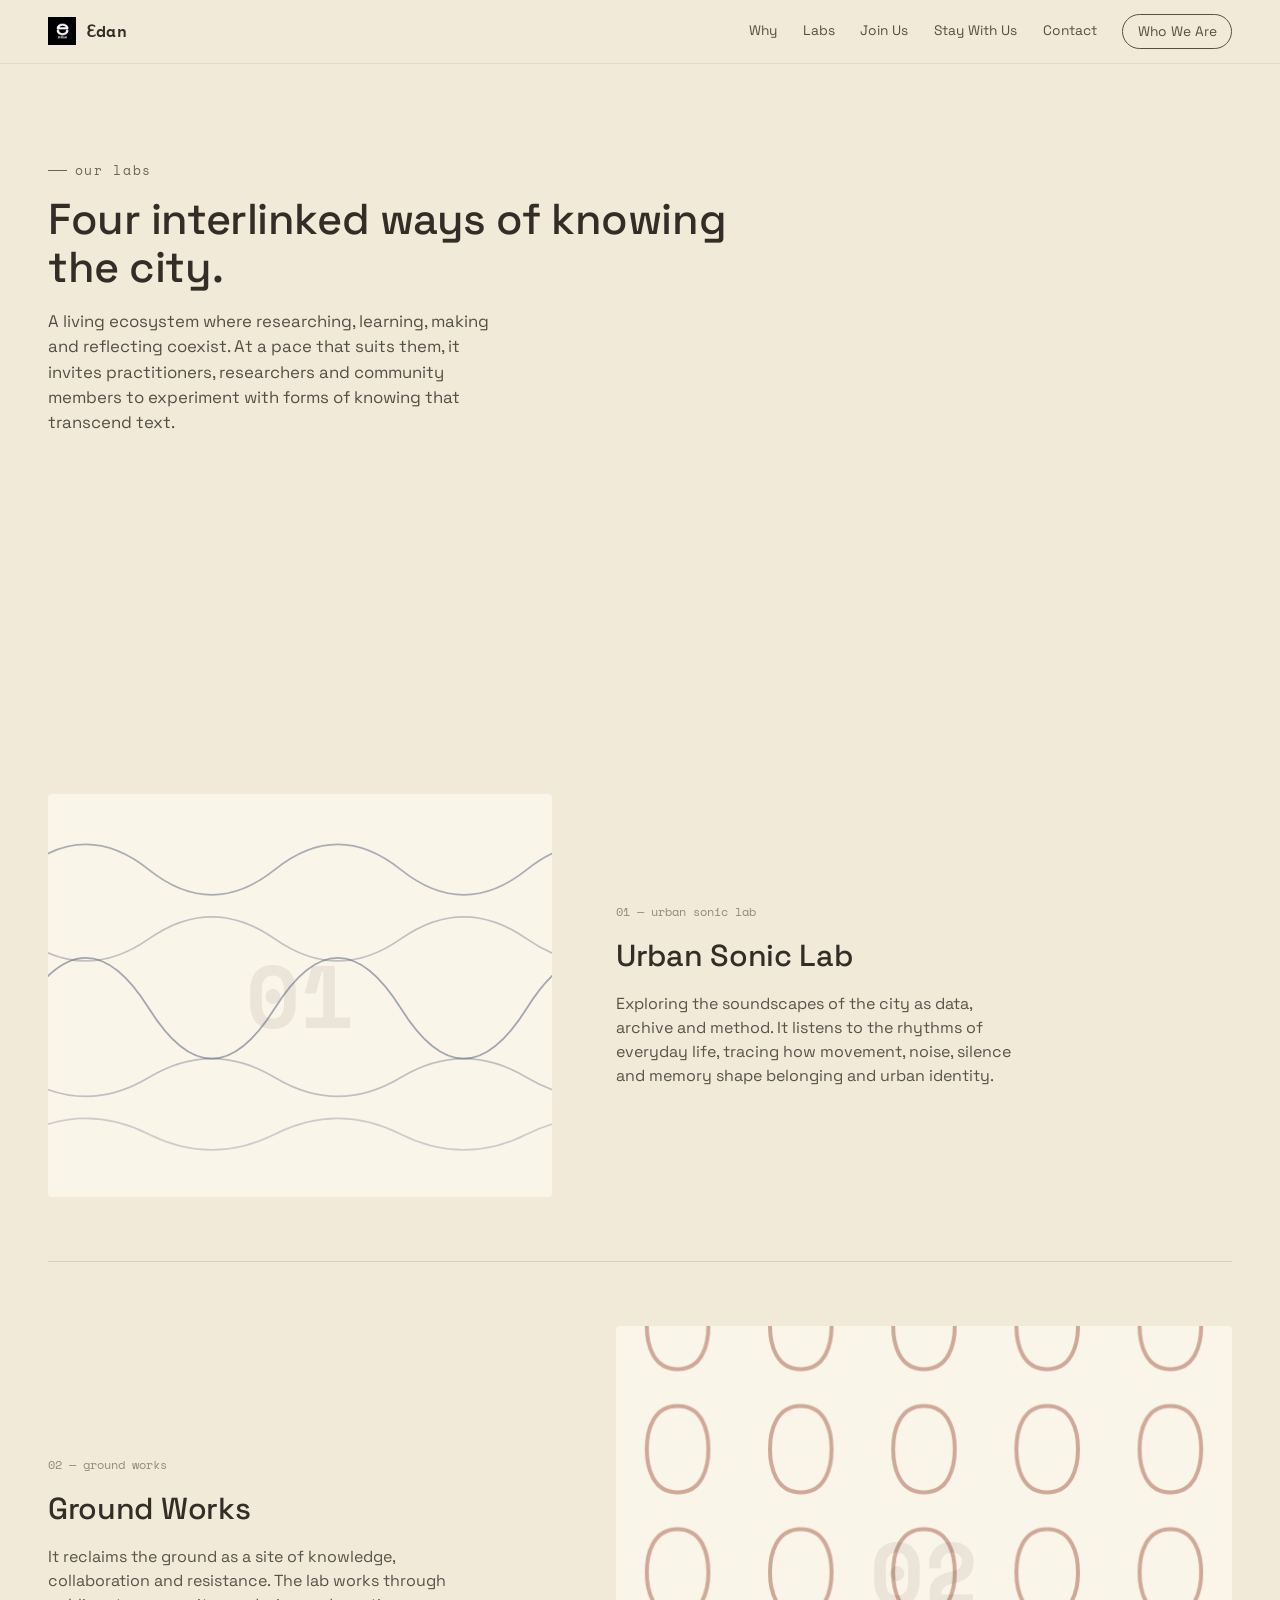
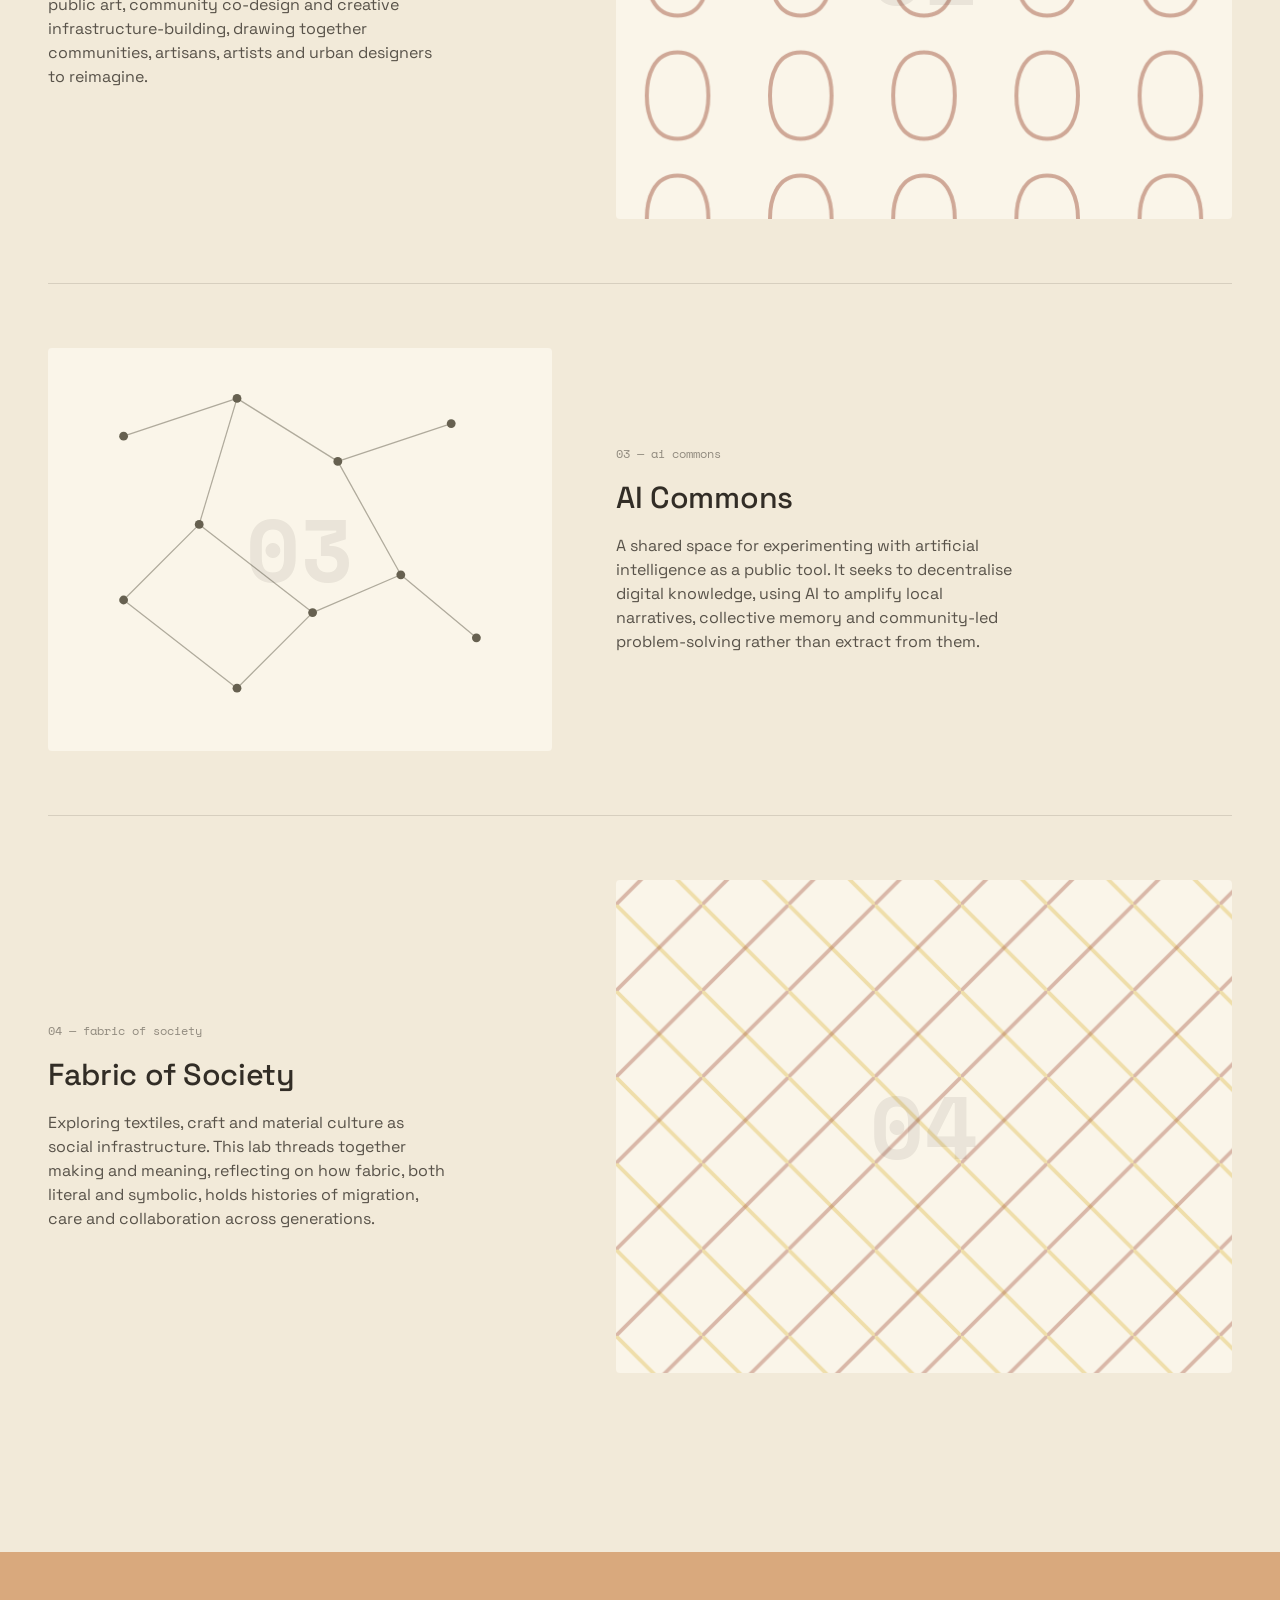
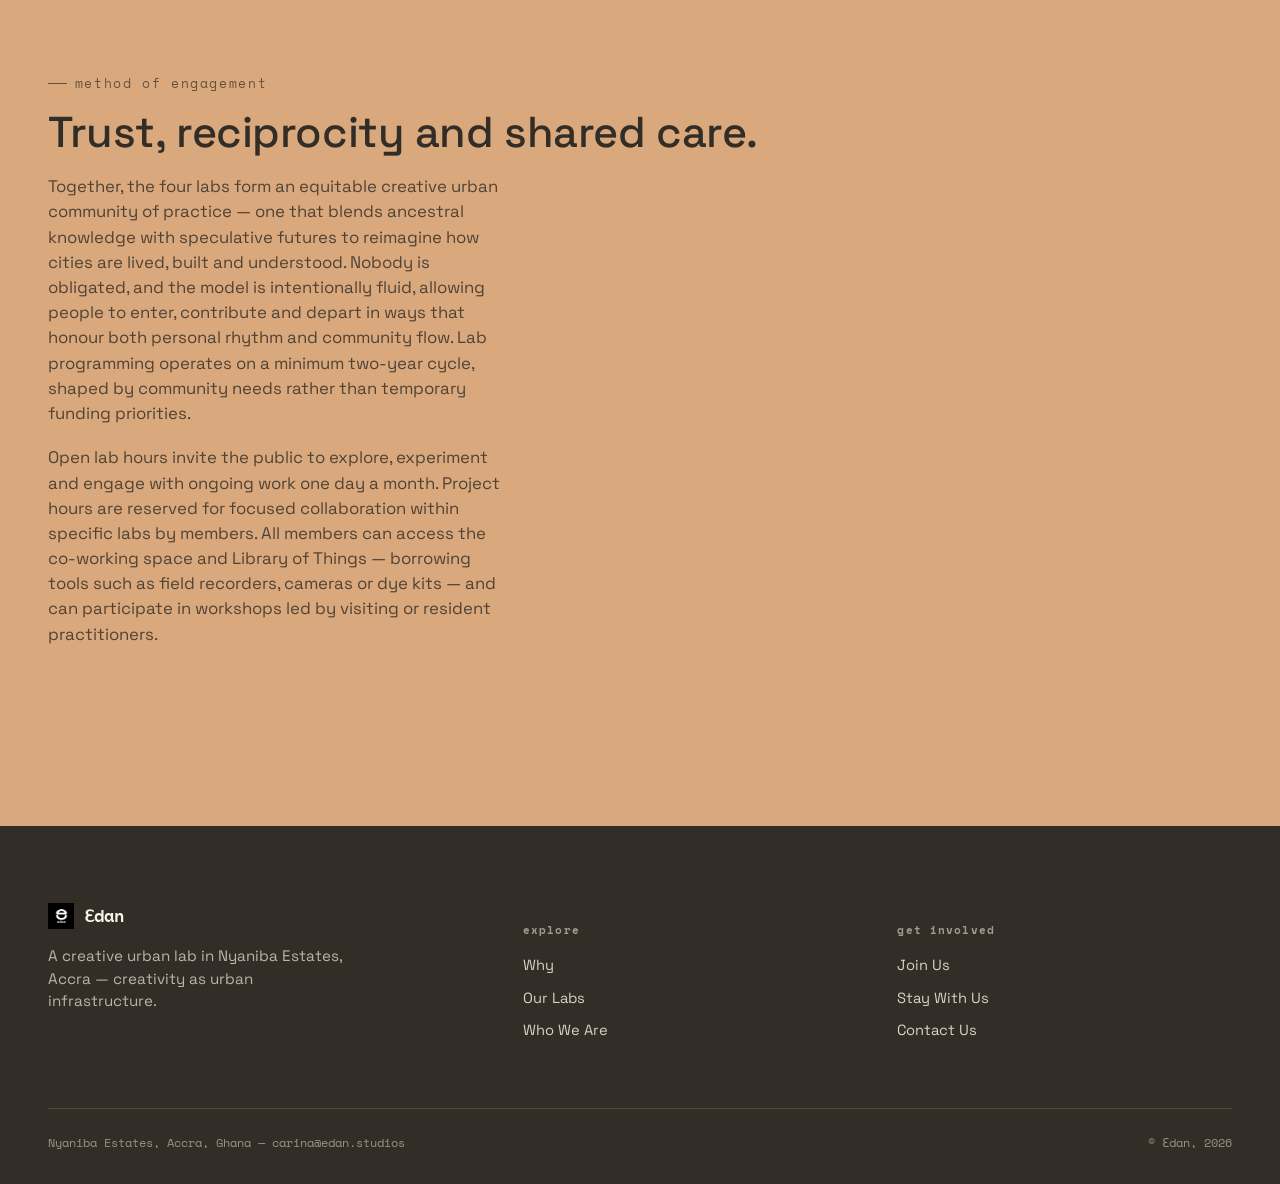
<file: labs.html>
<!DOCTYPE html>
<html lang="en">
<head>
<meta charset="UTF-8">
<meta name="viewport" content="width=device-width, initial-scale=1.0">
<title>Our Labs — Ɛdan</title>
<meta name="description" content="Four interlinked labs at Ɛdan: Urban Sonic Lab, Ground Works, AI Commons, Fabric of Society.">
<link rel="stylesheet" href="styles.css">
</head>
<body>

  <header class="site-nav" id="siteNav">
    <a href="index.html" class="nav-logo">
      <img src="images/logo.png" alt="">
      <span>Ɛdan</span>
    </a>
    <button class="nav-toggle" id="navToggle" aria-label="Open menu" aria-expanded="false">
      <span></span><span></span><span></span>
    </button>
    <nav class="nav-links" id="navLinks">
      <a href="index.html#why">Why</a>
      <a href="labs.html">Labs</a>
      <a href="get-involved.html">Join Us</a>
      <!-- <a href="spaces.html">Spaces</a> -->
      <a href="stay.html">Stay With Us</a>
      <a href="contact.html">Contact</a>
      <a href="about.html" class="btn-small">Who We Are</a>
    </nav>
  </header>

  <!-- ============================================
       PAGE INTRO
       ============================================ -->
  <section class="section section-cotton" style="padding-top: clamp(7rem, 12vw, 10rem);">
    <div class="wrap">
      <div class="section-head reveal">
        <span class="eyebrow">our labs</span>
        <h2>Four interlinked ways of knowing the city.</h2>
        <p>A living ecosystem where researching, learning, making and reflecting coexist. At a pace that suits them, it invites practitioners, researchers and community members to experiment with forms of knowing that transcend text.</p>
      </div>
    </div>
  </section>

  <!-- ============================================
       LABS — full depth
       ============================================ -->
  <section class="section labs-section">
    <div class="wrap">
      <div class="labs-list">

        <!-- 01 — Urban Sonic Lab -->
        <div class="lab-row reveal" id="sonic">
          <div class="lab-visual">
            <div class="motif-layer">
              <svg viewBox="0 0 400 320" preserveAspectRatio="xMidYMid slice">
                <g fill="none" stroke="#57647E" stroke-width="1.4" stroke-linecap="round">
                  <path d="M-20,60 Q30,20 80,60 T180,60 T280,60 T380,60 T480,60" opacity="0.55"/>
                  <path d="M-20,115 Q30,150 80,115 T180,115 T280,115 T380,115 T480,115" opacity="0.4"/>
                  <path d="M-20,170 Q30,90 80,170 T180,170 T280,170 T380,170 T480,170" opacity="0.6"/>
                  <path d="M-20,225 Q30,255 80,225 T180,225 T280,225 T380,225 T480,225" opacity="0.4"/>
                  <path d="M-20,270 Q30,245 80,270 T180,270 T280,270 T380,270 T480,270" opacity="0.3"/>
                </g>
              </svg>
            </div>
            <div class="motif-inner"><span class="motif-num">01</span></div>
          </div>
          <div class="lab-text">
            <span class="lab-index">01 — urban sonic lab</span>
            <h3>Urban Sonic Lab</h3>
            <p>Exploring the soundscapes of the city as data, archive and method. It listens to the rhythms of everyday life, tracing how movement, noise, silence and memory shape belonging and urban identity.</p>
          </div>
        </div>

        <!-- 02 — Ground Works -->
        <div class="lab-row reveal" id="ground-works">
          <div class="lab-visual">
            <div class="motif-layer">
              <svg viewBox="0 0 200 200" preserveAspectRatio="xMidYMid slice">
                <defs>
                  <pattern id="blockPattern" width="40" height="40" patternUnits="userSpaceOnUse">
                    <path d="M20,6 C28,6 30,14 30,20 C30,26 28,34 20,34 C12,34 10,26 10,20 C10,14 12,6 20,6 Z"
                          fill="none" stroke="#9C4B34" stroke-width="1.3" opacity="0.5"/>
                  </pattern>
                </defs>
                <rect width="200" height="200" fill="url(#blockPattern)"/>
              </svg>
            </div>
            <div class="motif-inner"><span class="motif-num">02</span></div>
          </div>
          <div class="lab-text">
            <span class="lab-index">02 — ground works</span>
            <h3>Ground Works</h3>
            <p>It reclaims the ground as a site of knowledge, collaboration and resistance. The lab works through public art, community co-design and creative infrastructure-building, drawing together communities, artisans, artists and urban designers to reimagine.</p>
          </div>
        </div>

        <!-- 03 — AI Commons -->
        <div class="lab-row reveal" id="ai-commons">
          <div class="lab-visual">
            <div class="motif-layer">
              <svg viewBox="0 0 400 320" preserveAspectRatio="xMidYMid slice">
                <g stroke="#55503F" stroke-width="1" opacity="0.5">
                  <line x1="60" y1="70" x2="150" y2="40"/>
                  <line x1="150" y1="40" x2="230" y2="90"/>
                  <line x1="150" y1="40" x2="120" y2="140"/>
                  <line x1="230" y1="90" x2="320" y2="60"/>
                  <line x1="230" y1="90" x2="280" y2="180"/>
                  <line x1="120" y1="140" x2="60" y2="200"/>
                  <line x1="120" y1="140" x2="210" y2="210"/>
                  <line x1="280" y1="180" x2="210" y2="210"/>
                  <line x1="280" y1="180" x2="340" y2="230"/>
                  <line x1="210" y1="210" x2="150" y2="270"/>
                  <line x1="60" y1="200" x2="150" y2="270"/>
                </g>
                <g fill="#55503F">
                  <circle cx="60" cy="70" r="3.5"/>
                  <circle cx="150" cy="40" r="3.5"/>
                  <circle cx="230" cy="90" r="3.5"/>
                  <circle cx="320" cy="60" r="3.5"/>
                  <circle cx="120" cy="140" r="3.5"/>
                  <circle cx="280" cy="180" r="3.5"/>
                  <circle cx="60" cy="200" r="3.5"/>
                  <circle cx="210" cy="210" r="3.5"/>
                  <circle cx="340" cy="230" r="3.5"/>
                  <circle cx="150" cy="270" r="3.5"/>
                </g>
              </svg>
            </div>
            <div class="motif-inner"><span class="motif-num">03</span></div>
          </div>
          <div class="lab-text">
            <span class="lab-index">03 — ai commons</span>
            <h3>AI Commons</h3>
            <p>A shared space for experimenting with artificial intelligence as a public tool. It seeks to decentralise digital knowledge, using AI to amplify local narratives, collective memory and community-led problem-solving rather than extract from them.</p>
          </div>
        </div>

        <!-- 04 — Fabric of Society -->
        <div class="lab-row reveal" id="fabric">
          <div class="lab-visual">
            <div class="motif-layer">
              <svg viewBox="0 0 200 200" preserveAspectRatio="xMidYMid slice">
                <defs>
                  <pattern id="weavePattern" width="28" height="28" patternUnits="userSpaceOnUse">
                    <line x1="0" y1="0" x2="28" y2="28" stroke="#E4C567" stroke-width="1.2" opacity="0.55"/>
                    <line x1="28" y1="0" x2="0" y2="28" stroke="#9C4B34" stroke-width="1.2" opacity="0.4"/>
                  </pattern>
                </defs>
                <rect width="200" height="200" fill="url(#weavePattern)"/>
              </svg>
            </div>
            <div class="motif-inner"><span class="motif-num">04</span></div>
          </div>
          <div class="lab-text">
            <span class="lab-index">04 — fabric of society</span>
            <h3>Fabric of Society</h3>
            <p>Exploring textiles, craft and material culture as social infrastructure. This lab threads together making and meaning, reflecting on how fabric, both literal and symbolic, holds histories of migration, care and collaboration across generations.</p>
          </div>
        </div>

      </div>
    </div>
  </section>

  <!-- ============================================
       HOW THE LABS WORK
       ============================================ -->
  <section class="section section-terracotta">
    <div class="wrap">
      <div class="section-head reveal">
        <span class="eyebrow">method of engagement</span>
        <h2>Trust, reciprocity and shared care.</h2>
        <p>Together, the four labs form an equitable creative urban community of practice — one that blends ancestral knowledge with speculative futures to reimagine how cities are lived, built and understood. Nobody is obligated, and the model is intentionally fluid, allowing people to enter, contribute and depart in ways that honour both personal rhythm and community flow. Lab programming operates on a minimum two-year cycle, shaped by community needs rather than temporary funding priorities.</p>
        <p style="margin-top: 1.2rem;">Open lab hours invite the public to explore, experiment and engage with ongoing work one day a month. Project hours are reserved for focused collaboration within specific labs by members. All members can access the co-working space and Library of Things — borrowing tools such as field recorders, cameras or dye kits — and can participate in workshops led by visiting or resident practitioners.</p>
      </div>
    </div>
  </section>

  <footer class="site-footer">
    <div class="wrap">
      <div class="footer-top">
        <div>
          <div class="footer-brand">
            <img src="images/logo.png" alt="">
            <span>Ɛdan</span>
          </div>
          <p>A creative urban lab in Nyaniba Estates, Accra — creativity as urban infrastructure.</p>
        </div>

        <div class="footer-col">
          <h5>explore</h5>
          <a href="index.html#why">Why</a>
          <a href="labs.html">Our Labs</a>
          <a href="about.html">Who We Are</a>
        </div>

        <div class="footer-col">
          <h5>get involved</h5>
          <a href="get-involved.html">Join Us</a>
          <a href="stay.html">Stay With Us</a>
          <a href="contact.html">Contact Us</a>
        </div>
      </div>

      <div class="footer-bottom">
        <span>Nyaniba Estates, Accra, Ghana — carina@edan.studios</span>
        <span>© Ɛdan, 2026</span>
      </div>
    </div>
  </footer>

  <script src="script.js"></script>
</body>
</html>
</file>
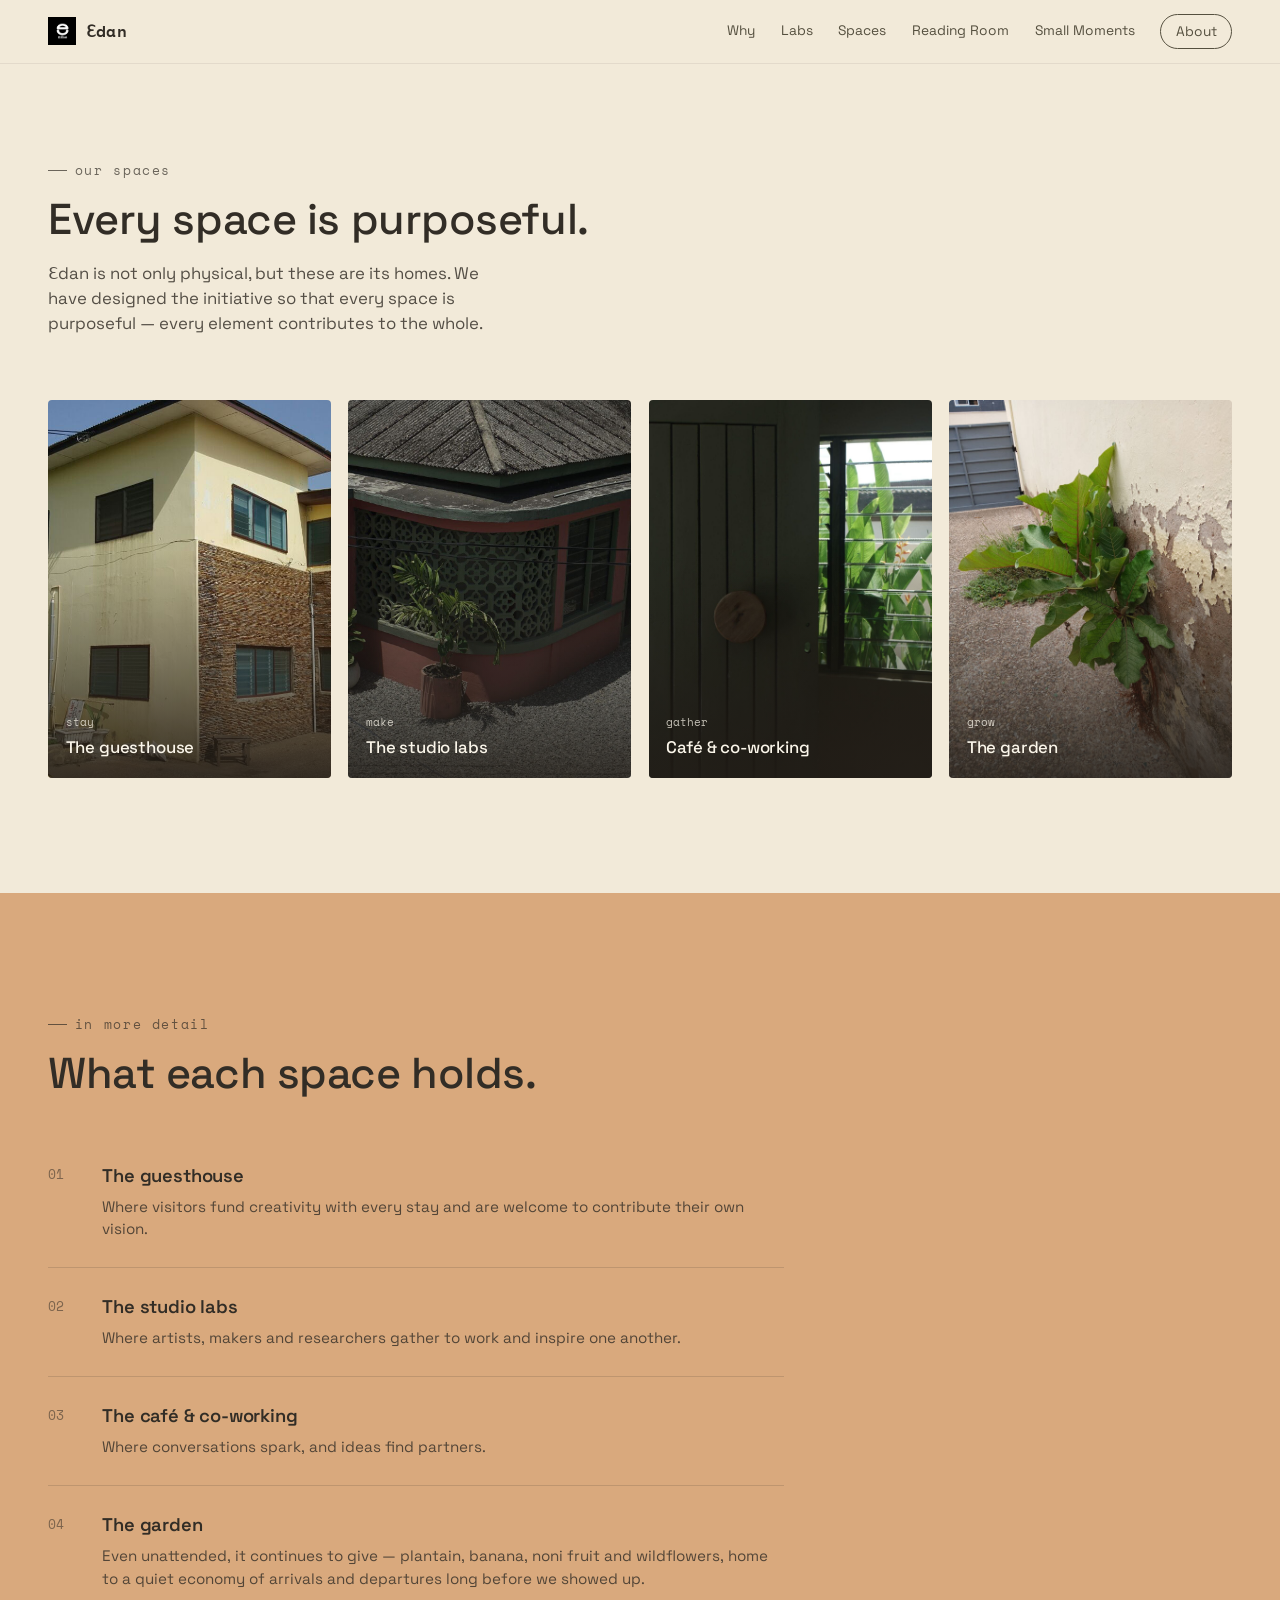
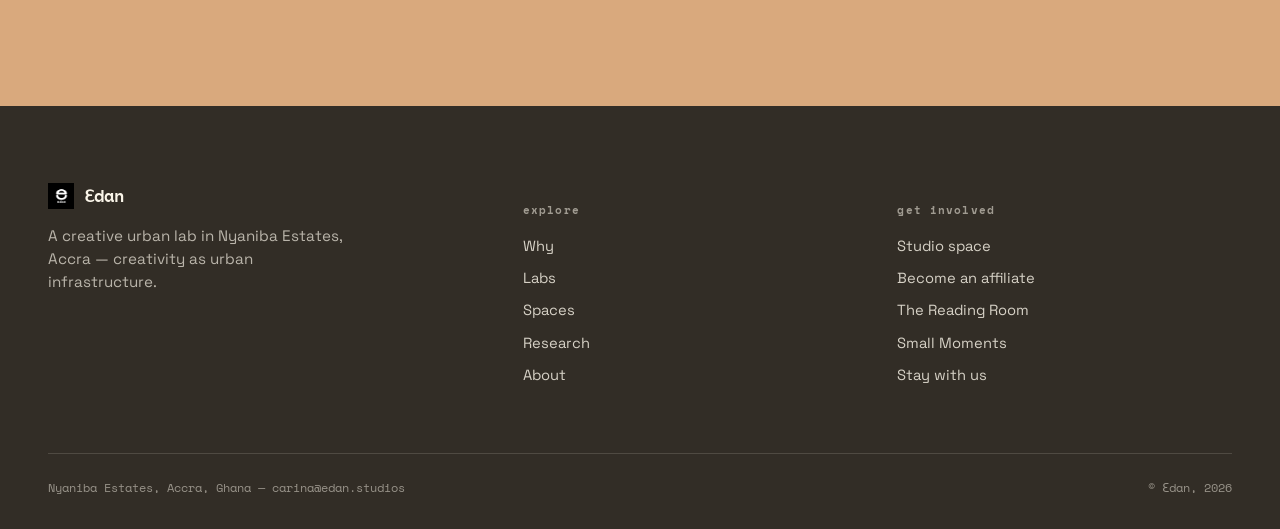
<file: spaces.html>
<!DOCTYPE html>
<html lang="en">
<head>
<meta charset="UTF-8">
<meta name="viewport" content="width=device-width, initial-scale=1.0">
<title>Our Spaces — Ɛdan</title>
<meta name="description" content="The guesthouse, the studio labs, the café and co-working, the garden — Ɛdan's physical spaces in Nyaniba Estates, Accra.">
<link rel="stylesheet" href="styles.css">
</head>
<body>

  <header class="site-nav" id="siteNav">
    <a href="index.html" class="nav-logo">
      <img src="images/logo.png" alt="">
      <span>Ɛdan</span>
    </a>
    <button class="nav-toggle" id="navToggle" aria-label="Open menu" aria-expanded="false">
      <span></span><span></span><span></span>
    </button>
    <nav class="nav-links" id="navLinks">
      <a href="index.html#why">Why</a>
      <a href="labs.html">Labs</a>
      <a href="spaces.html">Spaces</a>
      <a href="reading-room.html">Reading Room</a>
      <a href="#" target="_blank" rel="noopener">Small Moments</a>
      <a href="about.html" class="btn-small">About</a>
    </nav>
  </header>

  <!-- ============================================
       PAGE INTRO
       ============================================ -->
  <section class="section section-cotton" style="padding-top: clamp(7rem, 12vw, 10rem);">
    <div class="wrap wrap-wide">
      <div class="section-head reveal">
        <span class="eyebrow">our spaces</span>
        <h2>Every space is purposeful.</h2>
        <p>Ɛdan is not only physical, but these are its homes. We have designed the initiative so that every space is purposeful — every element contributes to the whole.</p>
      </div>

      <div class="spaces-grid">
        <div class="space-card reveal">
          <img src="images/house-two-storey.jpg" alt="The two-storey building at Ɛdan's site in Nyaniba Estates, Accra">
          <div class="space-scrim"></div>
          <div class="space-label">
            <span class="tag">stay</span>
            <h4>The guesthouse</h4>
          </div>
        </div>

        <div class="space-card reveal reveal-delay-1">
          <img src="images/breeze-block-terracotta.jpg" alt="Detail of a terracotta and olive breeze-block screen wall">
          <div class="space-scrim"></div>
          <div class="space-label">
            <span class="tag">make</span>
            <h4>The studio labs</h4>
          </div>
        </div>

        <div class="space-card reveal reveal-delay-2">
          <img src="images/door-window.jpg" alt="A wooden door and window looking out onto tropical plants">
          <div class="space-scrim"></div>
          <div class="space-label">
            <span class="tag">gather</span>
            <h4>Café &amp; co-working</h4>
          </div>
        </div>

        <div class="space-card reveal reveal-delay-4">
          <img src="images/garden-plant.jpg" alt="A wild plant growing against a weathered wall in Ɛdan's garden">
          <div class="space-scrim"></div>
          <div class="space-label">
            <span class="tag">grow</span>
            <h4>The garden</h4>
          </div>
        </div>
      </div>
    </div>
  </section>

  <!-- ============================================
       SPACE DETAILS
       ============================================ -->
  <section class="section section-terracotta">
    <div class="wrap">
      <div class="section-head reveal">
        <span class="eyebrow">in more detail</span>
        <h2>What each space holds.</h2>
      </div>

      <div class="pillars" style="max-width: 46rem;">
        <div class="pillar reveal">
          <span class="pillar-mark">01</span>
          <div>
            <h3>The guesthouse</h3>
            <p>Where visitors fund creativity with every stay and are welcome to contribute their own vision.</p>
          </div>
        </div>
        <div class="pillar reveal reveal-delay-1">
          <span class="pillar-mark">02</span>
          <div>
            <h3>The studio labs</h3>
            <p>Where artists, makers and researchers gather to work and inspire one another.</p>
          </div>
        </div>
        <div class="pillar reveal reveal-delay-2">
          <span class="pillar-mark">03</span>
          <div>
            <h3>The café &amp; co-working</h3>
            <p>Where conversations spark, and ideas find partners.</p>
          </div>
        </div>
        <div class="pillar reveal reveal-delay-3">
          <span class="pillar-mark">04</span>
          <div>
            <h3>The garden</h3>
            <p>Even unattended, it continues to give — plantain, banana, noni fruit and wildflowers, home to a quiet economy of arrivals and departures long before we showed up.</p>
          </div>
        </div>
      </div>
    </div>
  </section>

  <footer class="site-footer">
    <div class="wrap">
      <div class="footer-top">
        <div>
          <div class="footer-brand">
            <img src="images/logo.png" alt="">
            <span>Ɛdan</span>
          </div>
          <p>A creative urban lab in Nyaniba Estates, Accra — creativity as urban infrastructure.</p>
        </div>

        <div class="footer-col">
          <h5>explore</h5>
          <a href="index.html#why">Why</a>
          <a href="labs.html">Labs</a>
          <a href="spaces.html">Spaces</a>
          <a href="research.html">Research</a>
          <a href="about.html">About</a>
        </div>

        <div class="footer-col">
          <h5>get involved</h5>
          <a href="get-involved.html">Studio space</a>
          <a href="get-involved.html">Become an affiliate</a>
          <a href="reading-room.html">The Reading Room</a>
          <a href="#" target="_blank" rel="noopener">Small Moments</a>
          <a href="#" target="_blank" rel="noopener">Stay with us</a>
        </div>
      </div>

      <div class="footer-bottom">
        <span>Nyaniba Estates, Accra, Ghana — carina@edan.studios</span>
        <span>© Ɛdan, 2026</span>
      </div>
    </div>
  </footer>

  <script src="script.js"></script>
</body>
</html>
</file>
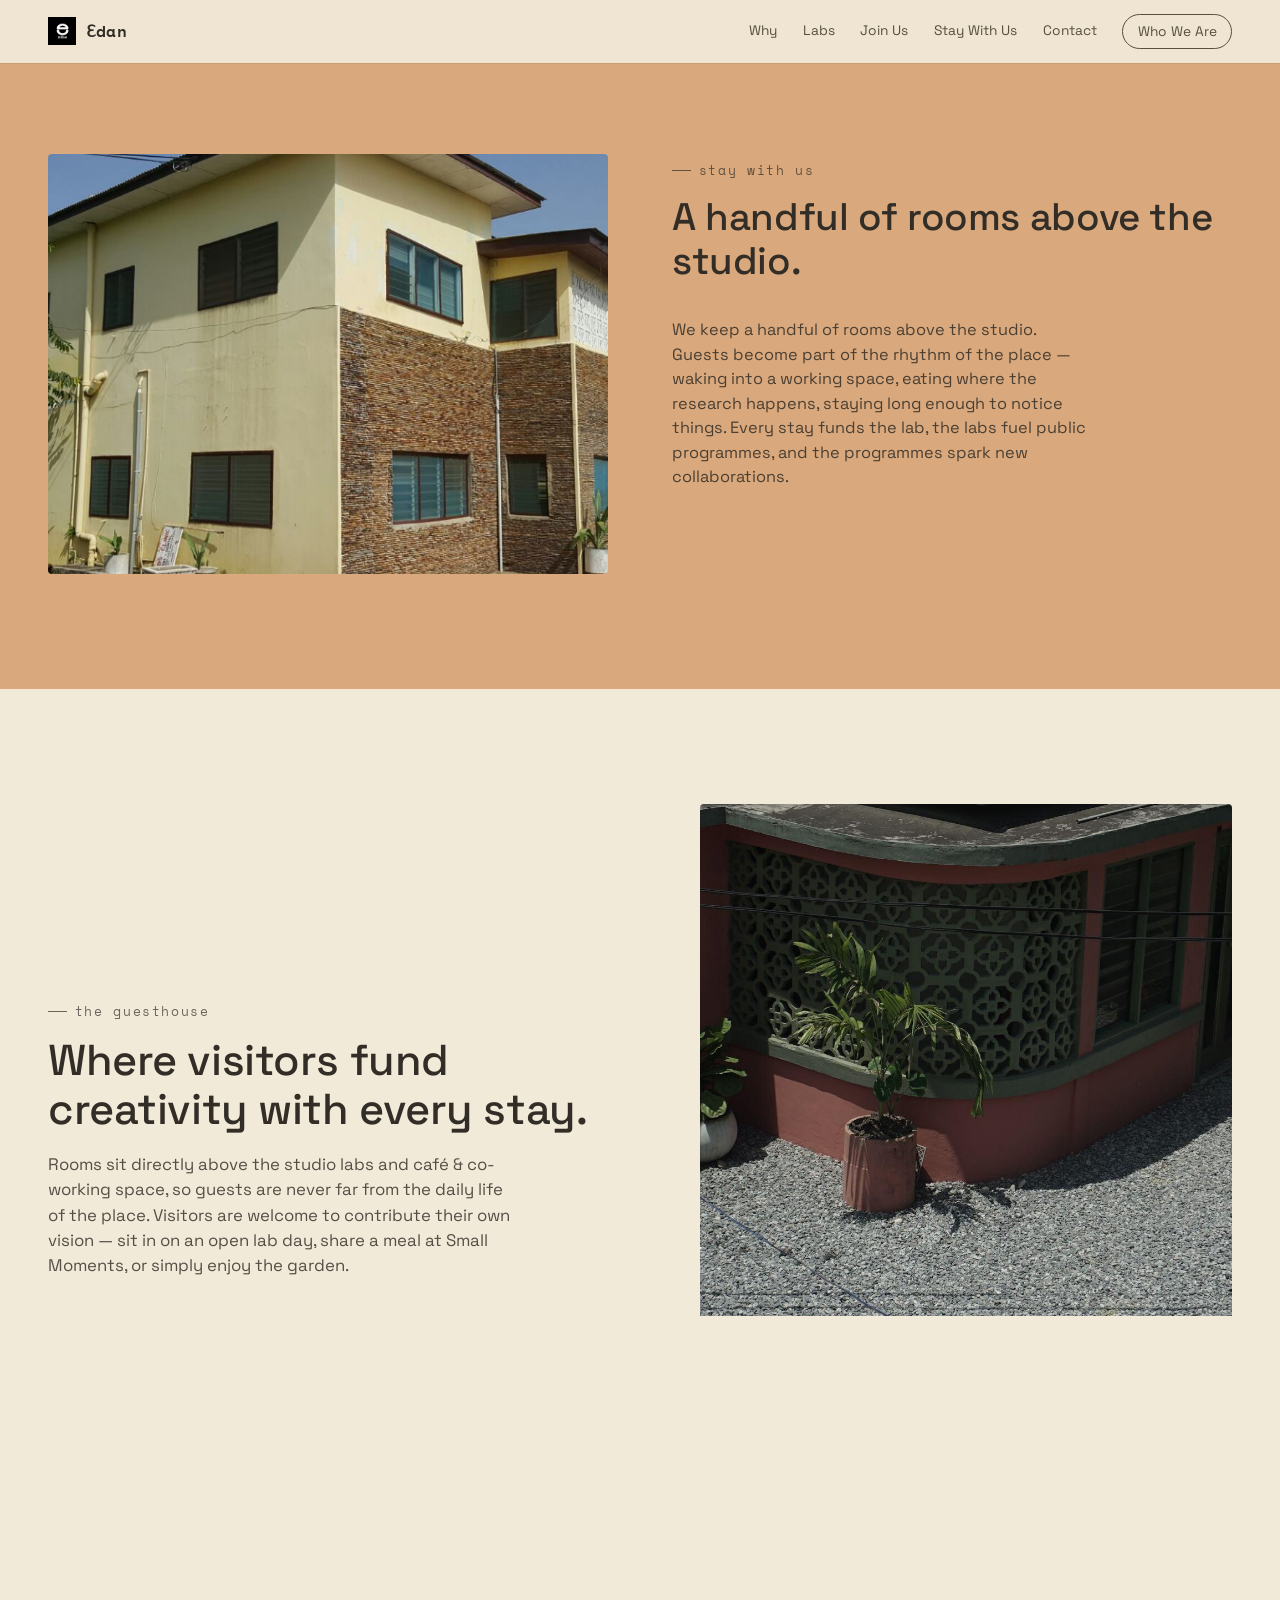
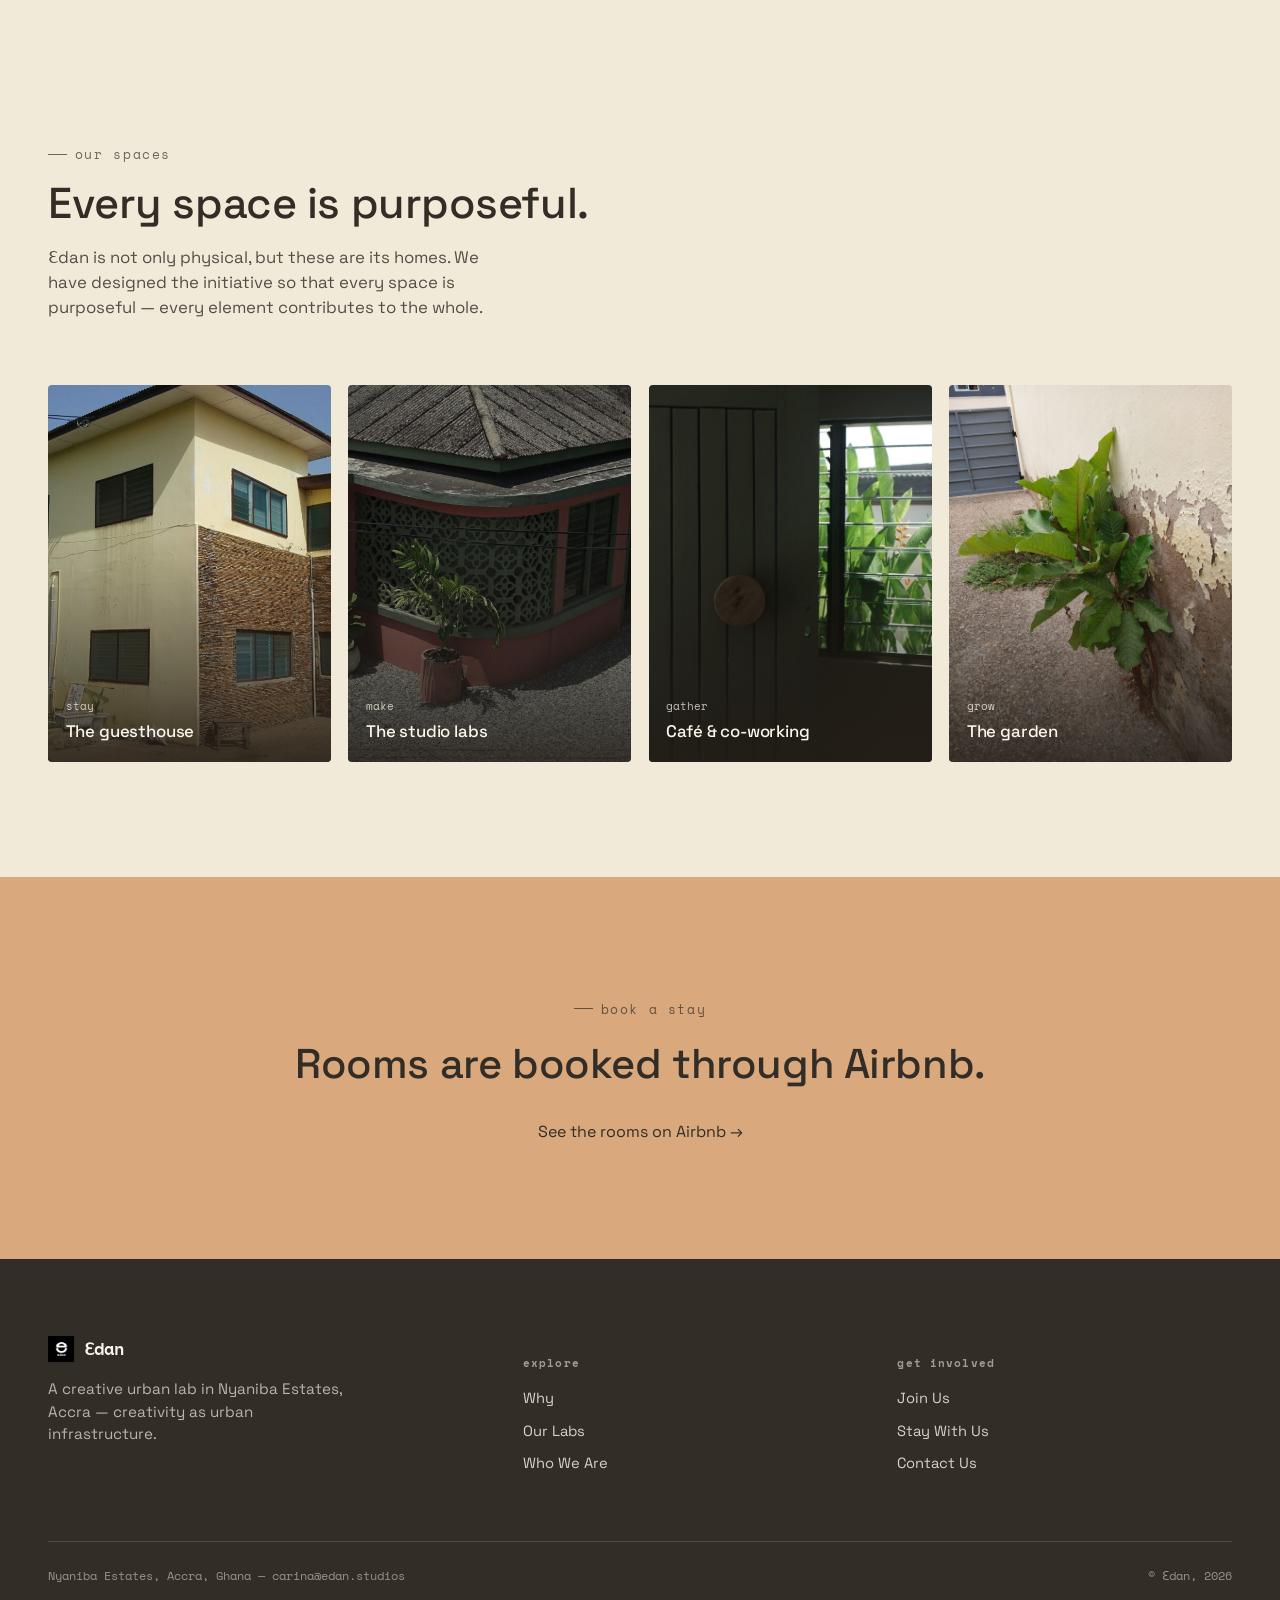
<file: stay.html>
<!DOCTYPE html>
<html lang="en">
<head>
<meta charset="UTF-8">
<meta name="viewport" content="width=device-width, initial-scale=1.0">
<title>Stay With Us — Ɛdan</title>
<meta name="description" content="A handful of rooms above the studio, in the rhythm of the place. Stay at Ɛdan's guesthouse in Nyaniba Estates, Accra.">
<link rel="stylesheet" href="styles.css">
</head>
<body>

  <header class="site-nav" id="siteNav">
    <a href="index.html" class="nav-logo">
      <img src="images/logo.png" alt="">
      <span>Ɛdan</span>
    </a>
    <button class="nav-toggle" id="navToggle" aria-label="Open menu" aria-expanded="false">
      <span></span><span></span><span></span>
    </button>
    <nav class="nav-links" id="navLinks">
      <a href="index.html#why">Why</a>
      <a href="labs.html">Labs</a>
      <a href="get-involved.html">Join Us</a>
      <a href="stay.html">Stay With Us</a>
      <a href="contact.html">Contact</a>
      <a href="about.html" class="btn-small">Who We Are</a>
    </nav>
  </header>

  <!-- ============================================
       INTRO
       ============================================ -->
  <section class="section section-terracotta model-section" style="padding-top: clamp(7rem, 12vw, 10rem);">
    <div class="wrap model-layout">
      <div class="model-visual reveal">
        <img class="parallax-img" src="images/house-two-storey.jpg" alt="Ɛdan's guesthouse building in Nyaniba Estates, Accra">
      </div>
      <div class="model-content">
        <span class="eyebrow">stay with us</span>
        <h2>A handful of rooms above the studio.</h2>
        <p style="font-size: 1.02rem; opacity: 0.85; margin-top: 1.2rem; max-width: 42ch;">We keep a handful of rooms above the studio. Guests become part of the rhythm of the place — waking into a working space, eating where the research happens, staying long enough to notice things. Every stay funds the lab, the labs fuel public programmes, and the programmes spark new collaborations.</p>
      </div>
    </div>
  </section>

  <!-- ============================================
       THE GUESTHOUSE, IN DETAIL
       ============================================ -->
  <section class="section section-cotton">
    <div class="wrap why-grid">
      <div class="why-content reveal">
        <span class="eyebrow">the guesthouse</span>
        <h2>Where visitors fund creativity with every stay.</h2>
        <p>Rooms sit directly above the studio labs and café &amp; co-working space, so guests are never far from the daily life of the place. Visitors are welcome to contribute their own vision — sit in on an open lab day, share a meal at Small Moments, or simply enjoy the garden.</p>
      </div>
      <div class="why-image reveal reveal-delay-1">
        <img class="parallax-img" src="images/breeze-block-terracotta.jpg" alt="Detail of a terracotta and olive breeze-block screen wall at Ɛdan">
      </div>
    </div>
  </section>
    <section class="section section-cotton" style="padding-top: clamp(7rem, 12vw, 10rem);">
    <div class="wrap wrap-wide">
      <div class="section-head reveal">
        <span class="eyebrow">our spaces</span>
        <h2>Every space is purposeful.</h2>
        <p>Ɛdan is not only physical, but these are its homes. We have designed the initiative so that every space is purposeful — every element contributes to the whole.</p>
      </div>

      <div class="spaces-grid">
        <div class="space-card reveal">
          <img src="images/house-two-storey.jpg" alt="The two-storey building at Ɛdan's site in Nyaniba Estates, Accra">
          <div class="space-scrim"></div>
          <div class="space-label">
            <span class="tag">stay</span>
            <h4>The guesthouse</h4>
          </div>
        </div>

        <div class="space-card reveal reveal-delay-1">
          <img src="images/breeze-block-terracotta.jpg" alt="Detail of a terracotta and olive breeze-block screen wall">
          <div class="space-scrim"></div>
          <div class="space-label">
            <span class="tag">make</span>
            <h4>The studio labs</h4>
          </div>
        </div>

        <div class="space-card reveal reveal-delay-2">
          <img src="images/door-window.jpg" alt="A wooden door and window looking out onto tropical plants">
          <div class="space-scrim"></div>
          <div class="space-label">
            <span class="tag">gather</span>
            <h4>Café &amp; co-working</h4>
          </div>
        </div>

        <div class="space-card reveal reveal-delay-4">
          <img src="images/garden-plant.jpg" alt="A wild plant growing against a weathered wall in Ɛdan's garden">
          <div class="space-scrim"></div>
          <div class="space-label">
            <span class="tag">grow</span>
            <h4>The garden</h4>
          </div>
        </div>
      </div>
    </div>
  </section>
  <!-- ============================================
       BOOK
       ============================================ -->
  <section class="section section-terracotta" style="text-align: center;">
    <div class="wrap">
      <span class="eyebrow" style="justify-content: center;">book a stay</span>
      <h2 style="font-size: clamp(1.8rem, 3.4vw, 2.6rem); max-width: 30ch; margin: 0 auto 1.5rem;">Rooms are booked through Airbnb.</h2>
      <a class="btn-signup" href="#" target="_blank" rel="noopener" style="display: inline-block;">See the rooms on Airbnb →</a>
    </div>
  </section>

  <footer class="site-footer">
    <div class="wrap">
      <div class="footer-top">
        <div>
          <div class="footer-brand">
            <img src="images/logo.png" alt="">
            <span>Ɛdan</span>
          </div>
          <p>A creative urban lab in Nyaniba Estates, Accra — creativity as urban infrastructure.</p>
        </div>

        <div class="footer-col">
          <h5>explore</h5>
          <a href="index.html#why">Why</a>
          <a href="labs.html">Our Labs</a>
          <a href="about.html">Who We Are</a>
        </div>

        <div class="footer-col">
          <h5>get involved</h5>
          <a href="get-involved.html">Join Us</a>
          <a href="stay.html">Stay With Us</a>
          <a href="contact.html">Contact Us</a>
        </div>
      </div>

      <div class="footer-bottom">
        <span>Nyaniba Estates, Accra, Ghana — carina@edan.studios</span>
        <span>© Ɛdan, 2026</span>
      </div>
    </div>
  </footer>

  <script src="script.js"></script>
</body>
</html>
</file>
<file: styles.css>
/* ============================================
   Ɛdan — homepage prototype
   Design tokens
   ============================================ */

@import url('https://fonts.googleapis.com/css2?family=Space+Grotesk:wght@300;400;500;600;700&family=Space+Mono:ital,wght@0,400;0,700;1,400&display=swap');

:root{
  /* colour — muted, earth-leaning, never pure white/black */
  --cotton:      #F2EAD9;   /* base page background */
  --cream:       #FAF5E9;   /* lightest surface, cards on dark sections */
  --terracotta:  #D9A97D;   /* dominant warm section field */
  --terracotta-deep: #C68F63;
  --clay:        #9C4B34;   /* roof-tile rust, sparing accent */
  --indigo:      #57647E;   /* faded indigo, cool counterpoint */
  --indigo-deep: #414C63;
  --mustard:     #E4C567;   /* soft accent, "WHY" / highlight */
  --ink:         #322D26;   /* body text, never pure black */
  --ink-soft:    #55503F;

  --font-display: 'Space Grotesk', sans-serif;
  --font-mono: 'Space Mono', monospace;

  --container: 1400px;
  --container-wide: 1680px;
  --gutter: clamp(1.25rem, 4vw, 3rem);

  --ease: cubic-bezier(.16,.84,.44,1);
}

*, *::before, *::after{ box-sizing: border-box; }

html{
  scroll-behavior: smooth;
}

@media (prefers-reduced-motion: reduce){
  html{ scroll-behavior: auto; }
  *{ animation-duration: 0.001ms !important; animation-iteration-count: 1 !important; transition-duration: 0.001ms !important; scroll-behavior: auto !important; }
}

body{
  margin: 0;
  background: var(--cotton);
  color: var(--ink);
  font-family: var(--font-display);
  font-weight: 400;
  line-height: 1.5;
  -webkit-font-smoothing: antialiased;
  overflow-x: hidden;
}

img{ max-width: 100%; display: block; }

a{ color: inherit; text-decoration: none; }

h1,h2,h3,h4{
  font-family: var(--font-display);
  font-weight: 500;
  margin: 0;
  letter-spacing: -0.01em;
}

p{ margin: 0; }

.eyebrow{
  font-family: var(--font-mono);
  font-size: 0.84rem;
  letter-spacing: 0.12em;
  text-transform: lowercase;
  opacity: 0.7;
  display: inline-flex;
  align-items: center;
  gap: 0.6em;
  margin-bottom: 1.1em;
}
.eyebrow::before{
  content: '';
  width: 1.4em;
  height: 1px;
  background: currentColor;
  display: inline-block;
}

.wrap{
  max-width: var(--container);
  margin: 0 auto;
  padding: 0 var(--gutter);
  position: relative;
}
.wrap.wrap-wide{ max-width: var(--container-wide); }

section{ position: relative; }

/* reveal-on-scroll */
.reveal{
  opacity: 0;
  transform: translateY(28px);
  transition: opacity 0.9s var(--ease), transform 0.9s var(--ease);
}
.reveal.in{
  opacity: 1;
  transform: translateY(0);
}
.reveal-delay-1{ transition-delay: .08s; }
.reveal-delay-2{ transition-delay: .16s; }
.reveal-delay-3{ transition-delay: .24s; }
.reveal-delay-4{ transition-delay: .32s; }

/* ============================================
   Nav
   ============================================ */
.site-nav{
  position: fixed;
  top: 0; left: 0; right: 0;
  z-index: 100;
  padding: 1.3rem var(--gutter);
  display: flex;
  align-items: center;
  justify-content: space-between;
  transition: background 0.4s var(--ease), padding 0.4s var(--ease), box-shadow .4s var(--ease);
}
.site-nav.scrolled{
  background: rgba(242,234,217,0.92);
  backdrop-filter: blur(10px);
  padding: 0.85rem var(--gutter);
  box-shadow: 0 1px 0 rgba(50,45,38,0.08);
}
.nav-logo{
  display: flex;
  align-items: center;
  gap: 0.6rem;
  font-family: var(--font-mono);
  font-weight: 700;
  font-size: 1rem;
  letter-spacing: 0.02em;
  color: var(--cream);
  transition: color .4s var(--ease);
}
.site-nav.scrolled .nav-logo{ color: var(--ink); }
.nav-logo img{ width: 28px; height: 28px; }

.nav-links{
  display: flex;
  align-items: center;
  gap: clamp(1rem, 2vw, 2.2rem);
  font-size: 0.86rem;
  color: var(--cream);
  transition: color .4s var(--ease);
}
.site-nav.scrolled .nav-links{ color: var(--ink-soft); }
.nav-links a{ position: relative; padding-bottom: 2px; }
.nav-links a::after{
  content:'';
  position: absolute; left:0; right:0; bottom: -2px;
  height: 1px; background: currentColor;
  transform: scaleX(0); transform-origin: left;
  transition: transform .35s var(--ease);
}
.nav-links a:hover::after{ transform: scaleX(1); }
.nav-links .btn-small{
  border: 1px solid currentColor;
  padding: 0.4rem 0.9rem;
  border-radius: 999px;
}
.nav-links .btn-small::after{ display:none; }

.nav-toggle{ display:none; }

/* ============================================
   Hero
   ============================================ */
.hero{
  height: 100svh;
  min-height: 560px;
  position: relative;
  display: flex;
  align-items: flex-end;
  overflow: hidden;
  background: var(--ink);
}
.hero-media{
  position: absolute;
  inset: -8% -4%;
  z-index: 0;
}
.hero-media img{
  width: 100%; height: 100%;
  object-fit: cover;
  will-change: transform;
}
.hero-scrim{
  position: absolute; inset: 0;
  background: linear-gradient(180deg, rgba(50,45,38,0.35) 0%, rgba(50,45,38,0.15) 35%, rgba(35,30,24,0.86) 100%);
  z-index: 1;
}
.hero-content{
  position: relative;
  z-index: 2;
  width: 100%;
  padding: 0 var(--gutter) clamp(3rem, 7vw, 5.5rem);
  color: var(--cream);
}
.hero-eyebrow{
  font-family: var(--font-mono);
  font-size: 0.78rem;
  letter-spacing: 0.16em;
  text-transform: lowercase;
  opacity: 0.85;
  margin-bottom: 1.2rem;
  display: block;
}
.hero-title{
  font-size: clamp(2.4rem, 6.2vw, 5.2rem);
  line-height: 1.02;
  font-weight: 500;
  max-width: 16ch;
  letter-spacing: -0.02em;
}
.hero-title em{
  font-style: italic;
  font-weight: 300;
  color: var(--mustard);
}
.hero-sub{
  margin-top: 1.6rem;
  max-width: 42ch;
  font-size: clamp(1rem, 1.4vw, 1.15rem);
  color: rgba(250,245,233,0.82);
}
.hero-scroll{
  position: absolute;
  right: var(--gutter);
  bottom: clamp(1.5rem, 4vw, 2.5rem);
  z-index: 2;
  display: flex;
  align-items: center;
  gap: 0.7rem;
  color: var(--cream);
  font-family: var(--font-mono);
  font-size: 0.7rem;
  letter-spacing: 0.1em;
  opacity: 0.75;
}
.hero-scroll .line{
  width: 1px; height: 34px;
  background: currentColor;
  position: relative;
  overflow: hidden;
}
.hero-scroll .line::after{
  content:'';
  position:absolute; left:0; top:-100%; width:100%; height:100%;
  background: var(--mustard);
  animation: scrollLine 2.1s ease-in-out infinite;
}
@keyframes scrollLine{
  0%{ top:-100%; }
  50%{ top:0; }
  100%{ top:100%; }
}

/* ============================================
   Motif layer (parallax decorative SVG)
   ============================================ */
.motif-layer{
  position: absolute;
  inset: -10% -10%;
  z-index: 0;
  pointer-events: none;
  will-change: transform;
  opacity: 0.5;
}
.motif-layer svg{ width: 100%; height: 100%; }

/* ============================================
   Generic section spacing
   ============================================ */
.section{
  padding: clamp(4.5rem, 9vw, 8rem) 0;
  overflow: hidden;
}
.section-cotton{ background: var(--cotton); }
.section-terracotta{ background: var(--terracotta); color: var(--ink); }
.section-ink{ background: var(--ink); color: var(--cream); }
.section-indigo{ background: var(--indigo); color: var(--cream); }

.section-head{
  max-width: 46rem;
  margin-bottom: clamp(2.5rem, 5vw, 4rem);
}
.section-head reveal{ margin: 0 auto; }
.section-head h2{
  font-size: clamp(1.8rem, 3.4vw, 2.7rem);
  line-height: 1.12;
}
.section-head p{
  margin-top: 1.1rem;
  font-size: 1.05rem;
  max-width: 42ch;
  opacity: 0.82;
}

/* ============================================
   Why section
   ============================================ */
.why-grid{
  display: grid;
  grid-template-columns: 1.05fr 0.95fr;
  gap: clamp(2rem, 5vw, 4rem);
  align-items: center;
}
.why-image{
  position: relative;
  border-radius: 4px;
  overflow: hidden;
  aspect-ratio: 4/5;
}
.why-image img{ width:100%; height:100%; object-fit: cover; }

/* reusable scroll-parallax treatment — add class="parallax-img" to any <img>
   inside a position:relative + overflow:hidden container to get this effect */
.parallax-img{
  position: absolute;
  inset: -12% 0;
  width: 100%;
  height: 124%;
  object-fit: cover;
  will-change: transform;
}
.stat-row{
  display: flex;
  gap: clamp(1.5rem, 4vw, 3rem);
  margin-top: 2.2rem;
  flex-wrap: wrap;
}
.stat{
  font-family: var(--font-mono);
}
.stat .num{
  display:block;
  font-family: var(--font-display);
  font-size: 2.1rem;
  font-weight: 600;
  color: var(--clay);
}
.stat .label{ font-size: 0.86rem; opacity: 0.75; letter-spacing: 0.01em; line-height: 1.4; }

.why-content h2{
  font-size: clamp(1.8rem, 3.4vw, 2.7rem);
  line-height: 1.12;
}
.why-content > p{
  margin-top: 1.2rem;
  font-size: 1.05rem;
  max-width: 42ch;
  opacity: 0.82;
}

.why-bg{
  position: absolute;
  inset: 0;
  z-index: 0;
  overflow: hidden;
  pointer-events: none;
}
.why-bg img{
  width: 100%;
  height: 100%;
  object-fit: cover;
  object-position: center;
  opacity: 0.6;
}
#why .wrap{ position: relative; z-index: 1; }

/* ============================================
   Model / pillars
   ============================================ */
.model-section{ position: relative; }

.model-layout{
  display: grid;
  grid-template-columns: 1fr 1fr;
  gap: clamp(2rem, 5vw, 4rem);
  align-items: stretch;
}

.model-visual{
  position: relative;
  overflow: hidden;
  border-radius: 4px;
  min-height: 420px;
  display: flex;
  align-items: center;
  justify-content: center;
}

.model-content h2{
  font-size: clamp(1.7rem, 3vw, 2.4rem);
  line-height: 1.15;
  margin-bottom: 2.2rem;
  max-width: 22ch;
}

.pillars{
  display: flex;
  flex-direction: column;
  gap: 1.6rem;
}
.pillar{
  display: grid;
  grid-template-columns: 2.4rem 1fr;
  gap: 1rem;
  padding-bottom: 1.6rem;
  border-bottom: 1px solid rgba(50,45,38,0.16);
}
.pillar:last-child{ border-bottom: none; padding-bottom: 0; }
.pillar-mark{
  font-family: var(--font-mono);
  font-size: 0.8rem;
  opacity: 0.55;
  padding-top: 0.2rem;
}
.pillar h3{ font-size: 1.15rem; font-weight: 600; margin-bottom: 0.4rem; }
.pillar p{ font-size: 0.95rem; opacity: 0.8; }

/* ============================================
   Labs
   ============================================ */
.labs-section{ background: var(--cotton); }
.lab-row{
  display: grid;
  grid-template-columns: 0.9fr 1.1fr;
  gap: clamp(2rem, 5vw, 4rem);
  align-items: center;
  padding: clamp(2.5rem, 5vw, 4rem) 0;
  border-top: 1px solid rgba(50,45,38,0.14);
  position: relative;
}
.lab-row:first-of-type{ border-top: none; }
.lab-row:nth-of-type(even) .lab-visual{ order: 2; }
.lab-index{
  font-family: var(--font-mono);
  font-size: 0.75rem;
  opacity: 0.5;
  margin-bottom: 0.8rem;
  display: block;
}
.lab-row h3{
  font-size: clamp(1.4rem, 2.4vw, 1.9rem);
  margin-bottom: 0.8rem;
}
.lab-row p{ font-size: 1rem; opacity: 0.8; max-width: 40ch; }
.lab-link{
  display: inline-flex;
  align-items: center;
  gap: 0.5rem;
  margin-top: 1.3rem;
  font-family: var(--font-mono);
  font-size: 0.8rem;
  border-bottom: 1px solid currentColor;
  padding-bottom: 2px;
}
.lab-visual{
  position: relative;
  aspect-ratio: 5/4;
  border-radius: 4px;
  overflow: hidden;
  background: var(--cream);
}
.lab-visual .motif-layer{ opacity: 0.9; inset: 0; }
.lab-visual .motif-inner{
  position: absolute; inset: 0;
  display: flex; align-items: center; justify-content: center;
}
.motif-num{
  font-family: var(--font-mono);
  font-size: clamp(3.5rem, 9vw, 5.5rem);
  font-weight: 700;
  color: var(--ink);
  opacity: 0.08;
}

/* Labs teaser grid (homepage only — full rows live on labs.html) */
.labs-teaser-grid{
  display: grid;
  grid-template-columns: repeat(4, 1fr);
  gap: 1.2rem;
  margin-bottom: 2rem;
}
.labs-teaser-item{
  display: block;
  padding: 1.5rem;
  border: 1px solid rgba(50,45,38,0.16);
  border-radius: 4px;
  transition: background 0.3s var(--ease), border-color 0.3s var(--ease);
}
.labs-teaser-item:hover{
  background: var(--cream);
  border-color: rgba(50,45,38,0.3);
}
.labs-teaser-mark{
  font-family: var(--font-mono);
  font-size: 0.75rem;
  opacity: 0.5;
  display: block;
  margin-bottom: 0.7rem;
}
.labs-teaser-item h4{ font-size: 1.05rem; margin-bottom: 0.4rem; }
.labs-teaser-item p{ font-size: 0.88rem; opacity: 0.75; }

/* ============================================
   Women / everyone
   ============================================ */
.women-section{
  background: var(--terracotta);
  position: relative;
}
.women-grid{
  display: grid;
  grid-template-columns: 1.15fr 1fr;
  align-items: center;
  gap: clamp(2rem, 5vw, 3rem);
}
.women-figure{
  position: relative;
  display: flex;
  justify-content: center;
}
.women-figure img{ width: 100%; }
.women-text h2{
  font-size: clamp(2rem, 4vw, 3.2rem);
  line-height: 1.08;
}
.women-text p{
  margin-top: 1.3rem;
  font-size: 1.05rem;
  max-width: 38ch;
  opacity: 0.85;
}

/* ============================================
   Spaces
   ============================================ */
.spaces-grid{
  display: grid;
  grid-template-columns: repeat(4, 1fr);
  gap: 1.1rem;
}
.space-card{
  position: relative;
  border-radius: 4px;
  overflow: hidden;
  aspect-ratio: 3/4;
  background: var(--ink);
}
.space-card img{
  width: 100%; height: 100%; object-fit: cover;
  transition: transform 1.1s var(--ease);
}
.space-card:hover img{ transform: scale(1.06); }
.space-card .space-scrim{
  position: absolute; inset: 0;
  background: linear-gradient(180deg, rgba(50,45,38,0) 40%, rgba(35,30,24,0.85) 100%);
}
.space-card .space-label{
  position: absolute; left: 0; right: 0; bottom: 0;
  padding: 1.1rem;
  color: var(--cream);
}
.space-card .space-label .tag{
  font-family: var(--font-mono);
  font-size: 0.68rem;
  opacity: 0.75;
  display:block;
  margin-bottom: 0.3rem;
}
.space-card .space-label h4{ font-size: 1.05rem; }

/* ============================================
   Circle — "we are circular by design"
   Base rules = safe simple mobile version.
   The elaborate editorial treatment (thread line, oversized
   type, overlapping detail photo) is desktop-only, in the
   min-width: 901px block below.
   ============================================ */
.circle-section{
  background: var(--ink);
  color: var(--cream);
}

.circle-wrap-v2{
  display: flex;
  flex-direction: column;
  gap: 2rem;
}

.circle-kicker{
  font-family: var(--font-mono);
  font-size: 0.78rem;
  letter-spacing: 0.12em;
  text-transform: lowercase;
  opacity: 0.6;
}

.circle-visual{ position: relative; }
.circle-photo{
  position: relative;
  aspect-ratio: 1/1;
  max-width: 320px;
  margin: 0 auto;
  border-radius: 50%;
  overflow: hidden;
}
.circle-photo img{
  width: 100%; height: 100%;
  object-fit: cover;
  filter: saturate(0.9) brightness(0.9);
}
.circle-photo-ring{ display: none; }
.circle-photo-detail{ display: none; }
.circle-thread{ display: none; }

.circle-heading{ text-align: center; }
.circle-heading .line-small{
  display: block;
  font-size: 1.1rem;
  opacity: 0.85;
}
.circle-heading .line-huge{
  display: block;
  font-size: clamp(2.6rem, 11vw, 3.6rem);
  font-weight: 600;
  color: var(--mustard);
  line-height: 1;
  margin: 0.15em 0;
}
.circle-heading .line-italic{ font-style: italic; font-weight: 300; }

.circle-manifesto{ text-align: center; margin-top: 1.4rem; }
.circle-manifesto p{
  font-size: 1.05rem;
  opacity: 0.85;
  margin-bottom: 0.35rem;
}

.circle-tagline{
  text-align: center;
  margin-top: 1.2rem;
  font-size: 0.95rem;
  font-style: italic;
  opacity: 0.65;
}

.circle-cta{
  text-align: center;
  margin-top: 1.6rem;
  font-family: var(--font-mono);
  font-size: 0.85rem;
  letter-spacing: 0.03em;
}
.circle-cta span{ color: var(--mustard); margin: 0 0.4em; }

/* ============================================
   Circle — desktop-only editorial treatment
   ============================================ */
@media (min-width: 901px){
  .circle-wrap-v2{
    position: relative;
    display: grid;
    grid-template-columns: 0.85fr 1.15fr;
    align-items: center;
    gap: 2rem;
    padding-top: 3rem;
  }
  .circle-kicker{
    position: absolute;
    top: 0; left: 0;
  }

  .circle-photo{
    max-width: 440px;
    margin: 0;
  }
  .circle-photo-ring{
    display: block;
    position: absolute;
    inset: -16px;
    width: calc(100% + 32px);
    height: calc(100% + 32px);
    pointer-events: none;
  }
  .circle-photo-ring circle{
    fill: none;
    stroke: var(--mustard);
    stroke-width: 1.4;
    stroke-dasharray: 2 7;
    opacity: 0.75;
  }
  .circle-photo-detail{
    display: block;
    position: absolute;
    width: 128px;
    height: 128px;
    object-fit: cover;
    border-radius: 6px;
    border: 4px solid var(--ink);
    bottom: -28px;
    right: 6%;
    transform: rotate(-5deg);
    box-shadow: 0 16px 28px rgba(20,16,12,0.4);
  }
  .circle-thread{
    display: block;
    position: absolute;
    top: -60px;
    left: 62%;
    width: 360px;
    height: 360px;
    pointer-events: none;
  }
  .circle-thread path{
    fill: none;
    stroke: var(--mustard);
    stroke-width: 1.1;
    opacity: 0.55;
  }
  .circle-thread text{
    font-family: var(--font-mono);
    font-size: 7px;
    letter-spacing: 0.05em;
    fill: var(--mustard);
    opacity: 0.85;
  }

  .circle-copy{
    position: relative;
    z-index: 2;
    margin-left: -70px;
  }
  .circle-heading{ text-align: left; }
  .circle-heading .line-small{ font-size: 1.35rem; }
  .circle-heading .line-huge{
    font-size: clamp(4.5rem, 8.5vw, 7rem);
    margin: 0.05em 0;
  }
  .circle-manifesto{ text-align: left; margin-top: 1.8rem; }
  .circle-manifesto p{ font-size: 1.2rem; }
  .circle-tagline{ text-align: left; margin-top: 1.4rem; font-size: 1rem; }
  .circle-cta{ text-align: left; margin-top: 1.8rem; font-size: 0.9rem; }
}

/* ============================================
   Doorways / get involved
   ============================================ */
.doors-grid{
  display: grid;
  grid-template-columns: repeat(3, 1fr);
  gap: 1px;
  background: rgba(50,45,38,0.14);
  border: 1px solid rgba(50,45,38,0.14);
}
.door-card{
  background: var(--cotton);
  padding: clamp(1.6rem, 3vw, 2.2rem);
  min-height: 190px;
  display: flex;
  flex-direction: column;
  justify-content: space-between;
  transition: background 0.35s var(--ease);
}
.door-card:hover{ background: var(--cream); }
.door-card .door-top{
  display: flex;
  justify-content: space-between;
  align-items: flex-start;
}
.door-card .door-mark{
  font-family: var(--font-mono);
  font-size: 0.7rem;
  opacity: 0.5;
}
.door-card .door-arrow{
  font-size: 1.1rem;
  transition: transform 0.3s var(--ease);
}
.door-card:hover .door-arrow{ transform: translate(3px,-3px); }
.door-card h4{ font-size: 1.15rem; margin-top: 1.4rem; }
.door-card p{ font-size: 0.88rem; opacity: 0.72; margin-top: 0.5rem; }
.door-card .door-tag{
  font-family: var(--font-mono);
  font-size: 0.66rem;
  opacity: 0.55;
  margin-top: 0.9rem;
  display: block;
}

/* ============================================
   Founder / community
   ============================================ */
.founder-section{
  background: var(--terracotta-deep);
}
.founder-layout{
  display: grid;
  grid-template-columns: 0.7fr 1.3fr;
  gap: clamp(2rem, 5vw, 4rem);
  align-items: center;
}
.founder-photo{
  position: relative;
  aspect-ratio: 1/1;
  border-radius: 4px;
  overflow: hidden;
  background: var(--ink);
}
.founder-photo img{
  width: 100%; height: 100%; object-fit: cover;
  object-position: top center;
}
.founder-text .eyebrow{ opacity: 0.7; }
.founder-text h2{ font-size: clamp(1.7rem, 3vw, 2.3rem); }
.founder-text p{ margin-top: 1.1rem; font-size: 1.02rem; max-width: 50ch; opacity: 0.85; }

.friends-strip{
  margin-top: clamp(3rem, 6vw, 4.5rem);
  padding-top: clamp(2rem, 4vw, 2.5rem);
  border-top: 1px solid rgba(50,45,38,0.18);
}
.friends-strip .eyebrow{ opacity: 0.6; }
.friends-list{
  display: flex;
  flex-wrap: wrap;
  gap: 0.6rem 1rem;
  font-family: var(--font-mono);
  font-size: 0.82rem;
  opacity: 0.75;
}
.friends-list span::after{
  content: '·';
  margin-left: 1rem;
  opacity: 0.5;
}
.friends-list span:last-child::after{ content: none; }

/* ============================================
   Footer
   ============================================ */
.site-footer{
  background: var(--ink);
  color: var(--cream);
  padding: clamp(3rem, 6vw, 5rem) 0 2rem;
}
.footer-top{
  display: grid;
  grid-template-columns: 1.3fr 1fr 1fr;
  gap: 2.5rem;
  padding-bottom: clamp(2.5rem, 5vw, 3.5rem);
  border-bottom: 1px solid rgba(250,245,233,0.14);
}
.footer-brand{
  display: flex;
  align-items: center;
  gap: 0.6rem;
  font-family: var(--font-mono);
  font-weight: 700;
  font-size: 1.05rem;
  margin-bottom: 1rem;
}
.footer-brand img{ width: 26px; height: 26px; }
.footer-top p{ opacity: 0.68; font-size: 0.95rem; max-width: 30ch; }
.footer-col h5{
  font-family: var(--font-mono);
  font-size: 0.7rem;
  letter-spacing: 0.1em;
  opacity: 0.55;
  margin-bottom: 1rem;
  text-transform: lowercase;
}
.footer-col a, .footer-col p{
  display: block;
  font-size: 0.92rem;
  opacity: 0.82;
  margin-bottom: 0.65rem;
}
.footer-col a:hover{ opacity: 1; text-decoration: underline; }
.footer-bottom{
  display: flex;
  justify-content: space-between;
  padding-top: 1.6rem;
  font-family: var(--font-mono);
  font-size: 0.72rem;
  opacity: 0.5;
  flex-wrap: wrap;
  gap: 0.6rem;
}

/* ============================================
   Pricing cards (Join Us)
   ============================================ */
.pricing-grid{
  display: grid;
  grid-template-columns: repeat(2, 1fr);
  gap: clamp(1.2rem, 2.5vw, 1.8rem);
  max-width: 44rem;
  margin: 0 auto;
}
.pricing-card{
  background: var(--cream);
  border: 1px solid rgba(50,45,38,0.16);
  border-radius: 4px;
  padding: clamp(1.4rem, 2.5vw, 1.8rem);
}
.pricing-card h3{ font-size: 1.15rem; font-weight: 600; margin-bottom: 0.3rem; text-transform: lowercase; }
.pricing-card .price{
  font-family: var(--font-display);
  font-size: 1.85rem;
  font-weight: 600;
  color: var(--clay);
  line-height: 1;
  margin-top: 0.6rem;
  display: block;
}
.pricing-card .price-period{
  font-family: var(--font-mono);
  font-size: 0.75rem;
  opacity: 0.6;
  display: block;
  margin-bottom: 1rem;
}
.pricing-card .desc{ font-size: 0.88rem; line-height: 1.6; opacity: 0.8; margin-bottom: 1.3rem; }
.pricing-card .btn-signup{
  display: inline-block;
  border: 1px solid var(--ink);
  padding: 0.6rem 1.3rem;
  border-radius: 999px;
  font-family: var(--font-mono);
  font-size: 0.78rem;
  margin-bottom: 1.3rem;
  transition: background 0.3s var(--ease), color 0.3s var(--ease);
}
.pricing-card .btn-signup:hover{ background: var(--ink); color: var(--cream); }
.pricing-card .perks{
  border-top: 1px solid rgba(50,45,38,0.14);
  padding-top: 0.9rem;
  list-style: none;
  margin: 0;
}
.pricing-card .perks li{
  font-size: 0.84rem;
  opacity: 0.82;
  margin-bottom: 0.45rem;
  padding-left: 1.2rem;
  position: relative;
}

.pricing-card .perks li::before{
  content: '✓';
  position: absolute;
  left: 0;
  color: var(--clay);
}
.pricing-head{
  max-width: 30rem;
  margin-left: auto;
  margin-right: auto;
  margin-bottom: clamp(2rem, 4vw, 3rem);
  text-align: center;
}
.pricing-head .eyebrow{ display: flex; justify-content: center; }
.pricing-head h2{ font-size: clamp(1.5rem, 2.2vw, 2rem); }

/* Access list (bulleted, Join Us / info pages) */
.access-list{ list-style: none; margin: 0; padding: 0; max-width: 42rem; }
.access-list li{
  font-size: 1rem;
  opacity: 0.85;
  margin-bottom: 1rem;
  padding-left: 1.4rem;
  position: relative;
  line-height: 1.6;
}
.access-list li::before{
  content: '•';
  position: absolute;
  left: 0;
  color: var(--clay);
}
/* Prose block — plain paragraphs of body copy, reused across info pages */
.prose-block{
  font-size: 1.02rem;
  line-height: 1.75;
  opacity: 0.88;
  max-width: 42rem;
}
.prose-block p{ margin-bottom: 1.2rem; }
.prose-block p:last-child{ margin-bottom: 0; }

.note-italic{
  margin-top: 2rem;
  opacity: 0.8;
  max-width: 42rem;
  font-style: italic;
}

.page-top-padding{ padding-top: clamp(7rem, 12vw, 10rem); }

/* Full-bleed image — breaks out of .wrap's max-width/padding to run edge to edge */
.full-bleed-image{
  width: 100%;
  height: clamp(240px, 32vw, 440px);
  overflow: hidden;
  margin-bottom: clamp(2.5rem, 5vw, 4rem);
}
.full-bleed-image img{
  width: 100%;
  height: 100%;
  object-fit: cover;
  object-position: center 35%;
  display: block;
}

/* ============================================
   Collage hero — hand-drawn linework + real photo overlapping,
   echoing the client's own established visual signature
   ============================================ */
.collage-hero{
  position: relative;
  max-width: 480px;
  aspect-ratio: 4/3.4;
}
.collage-hero svg{
  position: absolute;
  inset: 0;
  width: 100%;
  height: 100%;
}
.collage-photo-inset{
  position: absolute;
  width: 54%;
  aspect-ratio: 3/4;
  object-fit: cover;
  top: 22%;
  left: 18%;
  border: 6px solid var(--cream);
  box-shadow: 0 20px 36px rgba(20,16,12,0.35);
}

/* ============================================
   Responsive
   ============================================ */
@media (max-width: 900px){
  .why-grid, .women-grid, .founder-layout, .model-layout{
    grid-template-columns: 1fr;
  }
  .why-image{ order: -1; }
  .model-visual{ order: -1; min-height: 280px; }
  .founder-photo{ max-width: 260px; }
  .lab-row{ grid-template-columns: 1fr; }
  .lab-row:nth-of-type(even) .lab-visual{ order: -1; }
  .spaces-grid{ grid-template-columns: repeat(2, 1fr); }
  .doors-grid{ grid-template-columns: repeat(2, 1fr); }
  .footer-top{ grid-template-columns: 1fr 1fr; row-gap: 2rem; }
  .labs-teaser-grid{ grid-template-columns: repeat(2, 1fr); }
  .pricing-grid{ grid-template-columns: 1fr; max-width: 24rem; }
}

@media (max-width: 620px){
  .nav-links{
    position: fixed;
    top: 0; right: 0;
    height: 100vh;
    width: 100%;
    background: var(--ink);
    color: var(--cream) !important;
    flex-direction: column;
    justify-content: center;
    align-items: center;
    padding: 2rem;
    gap: 2.4rem;
    font-size: 1.25rem;
    transform: translateX(100%);
    transition: transform .5s var(--ease);
    z-index: 90;
  }
  .nav-links.open{ transform: translateX(0); }
  /* mobile menu is always dark + cream text, regardless of scroll state on the page behind it */
  .site-nav.scrolled .nav-links{ color: var(--cream); }
  .nav-toggle{
    display: block;
    z-index: 101;
    background: none;
    border: none;
    color: var(--cream);
    width: 26px; height: 20px;
    position: relative;
    cursor: pointer;
  }
  .site-nav.scrolled .nav-toggle{ color: var(--ink); }
  /* while the mobile menu is open, the bar behind it must never switch to the scrolled/cream look */
  .site-nav.menu-open{ background: transparent !important; box-shadow: none !important; }
  .site-nav.menu-open .nav-logo,
  .site-nav.menu-open .nav-toggle{ color: var(--cream) !important; }
  .nav-toggle span{
    position: absolute; left:0; right:0; height:1.5px; background: currentColor;
    transition: transform .3s var(--ease), opacity .3s var(--ease);
  }
  .nav-toggle span:nth-child(1){ top:0; }
  .nav-toggle span:nth-child(2){ top:50%; transform: translateY(-50%); }
  .nav-toggle span:nth-child(3){ bottom:0; }
  .nav-toggle.open span:nth-child(1){ transform: translateY(9px) rotate(45deg); }
  .nav-toggle.open span:nth-child(2){ opacity: 0; }
  .nav-toggle.open span:nth-child(3){ transform: translateY(-9px) rotate(-45deg); }

  .spaces-grid{ grid-template-columns: 1fr 1fr; }
  .doors-grid{ grid-template-columns: 1fr; }
  .footer-top{ grid-template-columns: 1fr; }
  .labs-teaser-grid{ grid-template-columns: 1fr; }

  /* hero: centered content instead of bottom-anchored, needs its own contrast treatment */
  .hero{ align-items: center; }
  .hero-content{ padding-bottom: 0; }
  .hero-scrim{
    background: radial-gradient(120% 90% at 50% 48%, rgba(35,30,24,0.55) 0%, rgba(35,30,24,0.3) 55%, rgba(35,30,24,0.18) 100%);
  }
  .hero-media img{ opacity: 0.55; }
}
</file>
